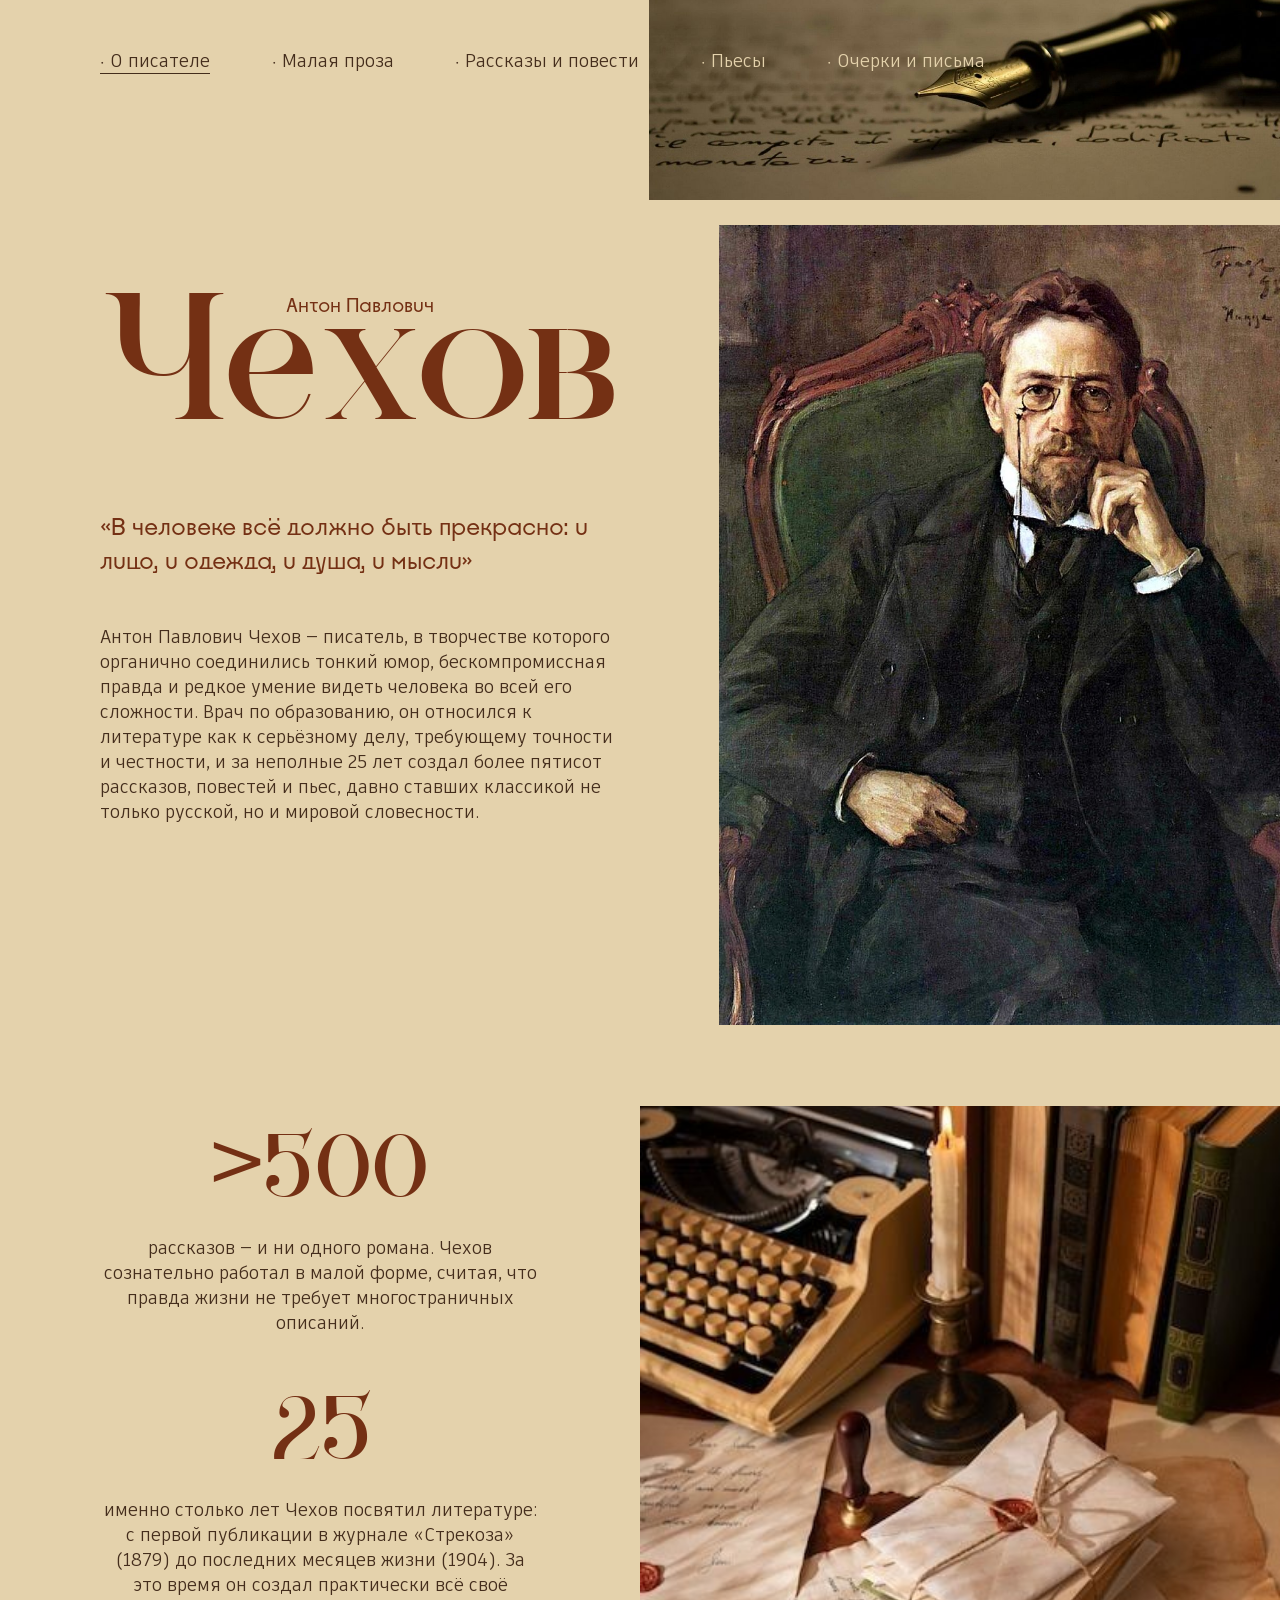
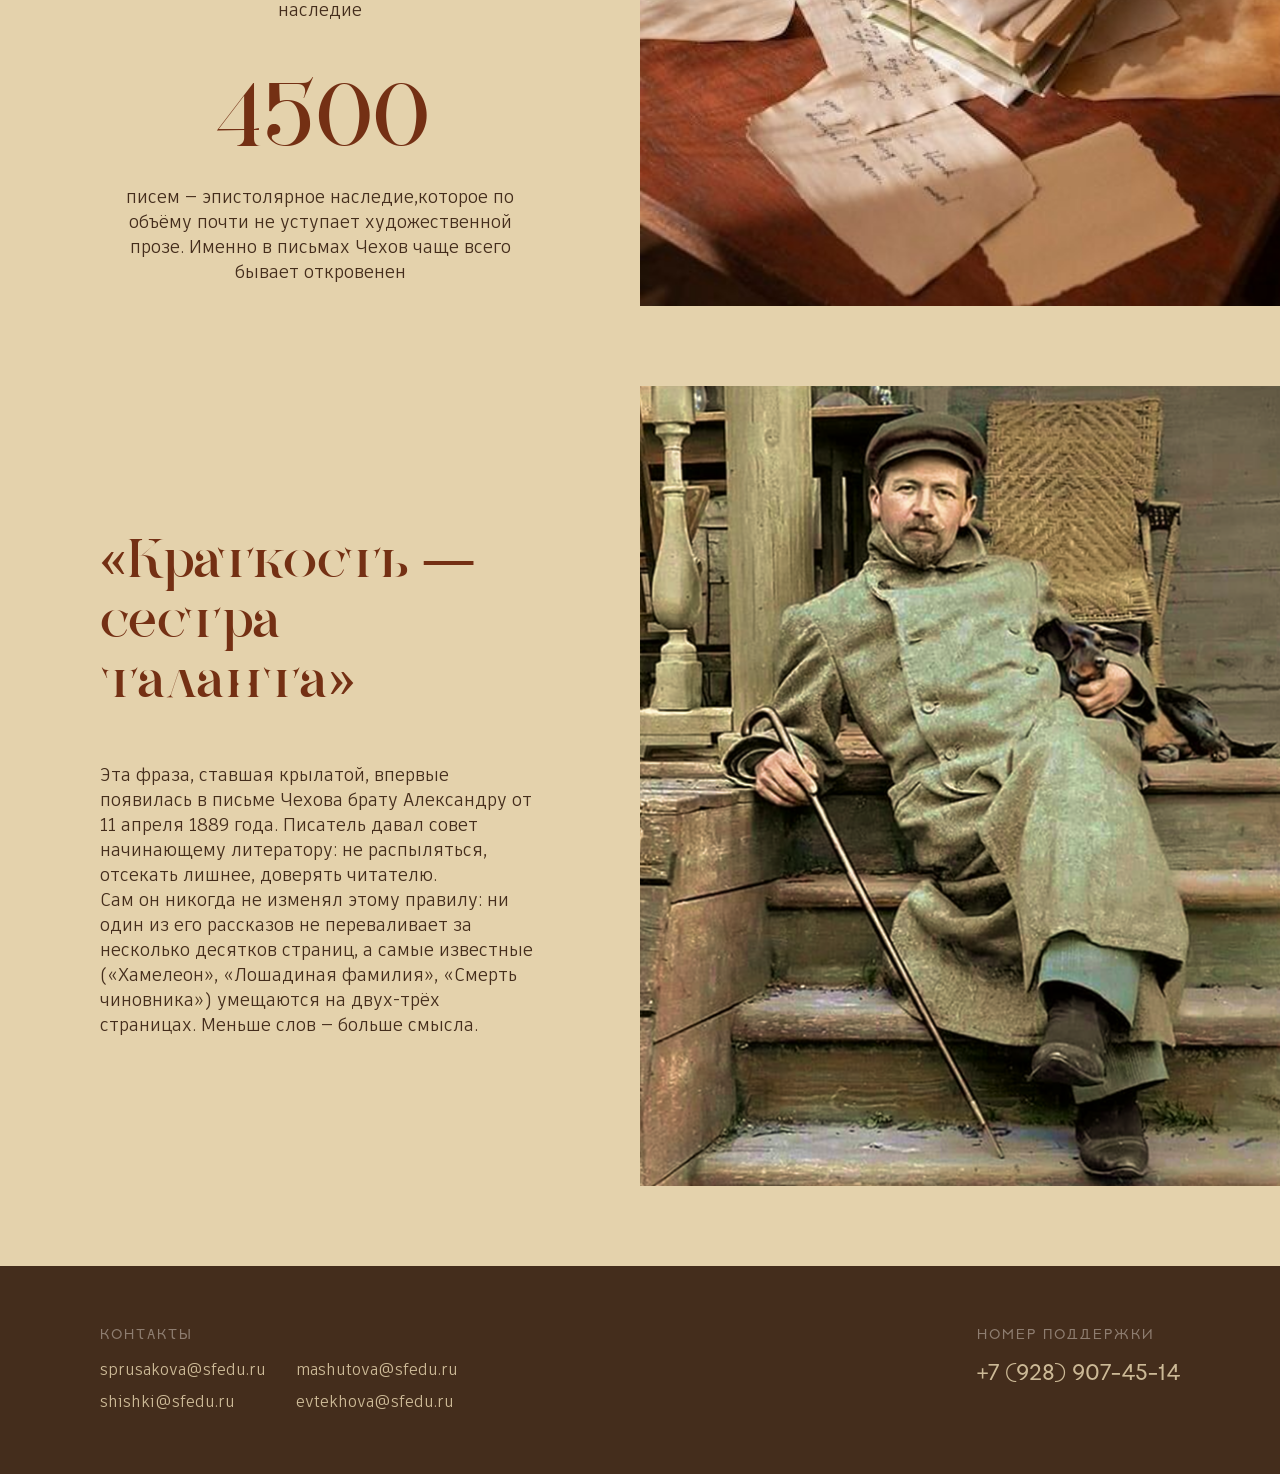
<file: index.html>
<!DOCTYPE html>
<html lang="ru">
<head>
    <meta charset="UTF-8">
    <meta name="viewport" content="width=device-width, initial-scale=1.0">
    <title>О писателе</title>
    <link rel="stylesheet" href="style/main.css">
    <link rel="stylesheet" href="style/fonts.css">
</head>
<body>
    
    <header class="header">
        <div class="header-inner">
            <div class="top-image">
                <img src="images/main1.jpg">
        </div>
        <div class="nav-left">
            <a href="main.html" class="underlined">⸱ О писателе</a>
            <a href="proza.html">⸱ Малая проза</a>
            <a href="povesti.html">⸱ Рассказы и повести</a>
            <a href="piesi.html" class="col">⸱ Пьесы</a>
            <a href="pisma.html" class="col">⸱ Очерки и письма</a>
        </div>
    
    
    </div>
    </header>

    <div class="main">
        <div class="content-left">
            <div class="main-text"><h3>Антон Павлович</h3><br><h1>Чехов</h1></div>
            
            <p class="quo">
                «В человеке всё должно быть прекрасно: и лицо, и одежда, и душа, и мысли»
            </p>
            
            <div class="text">
                <p>Антон Павлович Чехов — писатель, в творчестве которого органично соединились тонкий юмор, бескомпромиссная правда и редкое умение видеть человека во всей его сложности.
                    Врач по образованию, он относился к литературе как к серьёзному делу, требующему точности и честности, и за неполные 25 лет создал более пятисот рассказов, повестей и пьес,
                    давно ставших классикой не только русской, но и мировой словесности.</p>
            </div>

            
        </div>

        <div class="portrait">
            <img src="images/main2.jpg">
        </div>
    </div>

    <div class="stat">
        <div class="stats-text">
                <div class="stat-item">
                    <h2>&gt;500</h2>
                    <p>рассказов — и ни одного романа. Чехов сознательно работал в малой форме, считая, что правда жизни не требует многостраничных описаний.</p>
                </div>
                <div class="stat-item">
                    <h2>25</h2>
                    <p>именно столько лет Чехов посвятил литературе: с первой публикации в журнале «Стрекоза» (1879) до последних месяцев жизни (1904). За это время он создал практически всё своё наследие</p>
                </div>
                <div class="stat-item">
                    <h2>4500</h2>
                    <p>писем — эпистолярное наследие,которое по объёму почти не уступает художественной прозе. Именно в письмах Чехов чаще всего бывает откровенен</p>
                </div>
        </div>
        <div class="stat-img">
            <img src="images/main3.jpg">
        </div>

    </div>
    <div class="quote-section">
        <div class="quote-text">
            <div class="quote">
                «Краткость — сестра таланта»
            </div>
            <div class="author">Эта фраза, ставшая крылатой, впервые появилась в письме Чехова брату Александру от 11 апреля 1889 года. Писатель давал совет начинающему литератору: не распыляться, отсекать лишнее, доверять читателю.
                <br>Сам он никогда не изменял этому правилу: ни один из его рассказов не переваливает за несколько десятков страниц, а самые известные («Хамелеон», «Лошадиная фамилия», «Смерть чиновника») умещаются на двух-трёх страницах. Меньше слов — больше смысла.
            </div>
        </div>
        <div class="quote-img">
            <img src="images/main4.jpg">
        </div>
    </div>

    <footer class="footer">
    <div class="footer-container">
        
        <div class="footer-section">
            <p class="footer-label">Контакты</p>
            <div class="footer-emails">
                <a href="mailto:sprusakova@sfedu.ru">sprusakova@sfedu.ru</a>
                <a href="mailto:mashutova@sfedu.ru">mashutova@sfedu.ru</a>
                <a href="mailto:shishki@sfedu.ru">shishki@sfedu.ru</a>
                <a href="mailto:evtekhova@sfedu.ru">evtekhova@sfedu.ru</a>
            </div>
        </div>

        <div class="footer-section support-section">
            <p class="footer-label">Номер поддержки</p>
            <a href="tel:+79289074514" class="footer-phone">+7 (928) 907-45-14</a>
        </div>

    </div>
</footer>
</body>
</html>
</file>
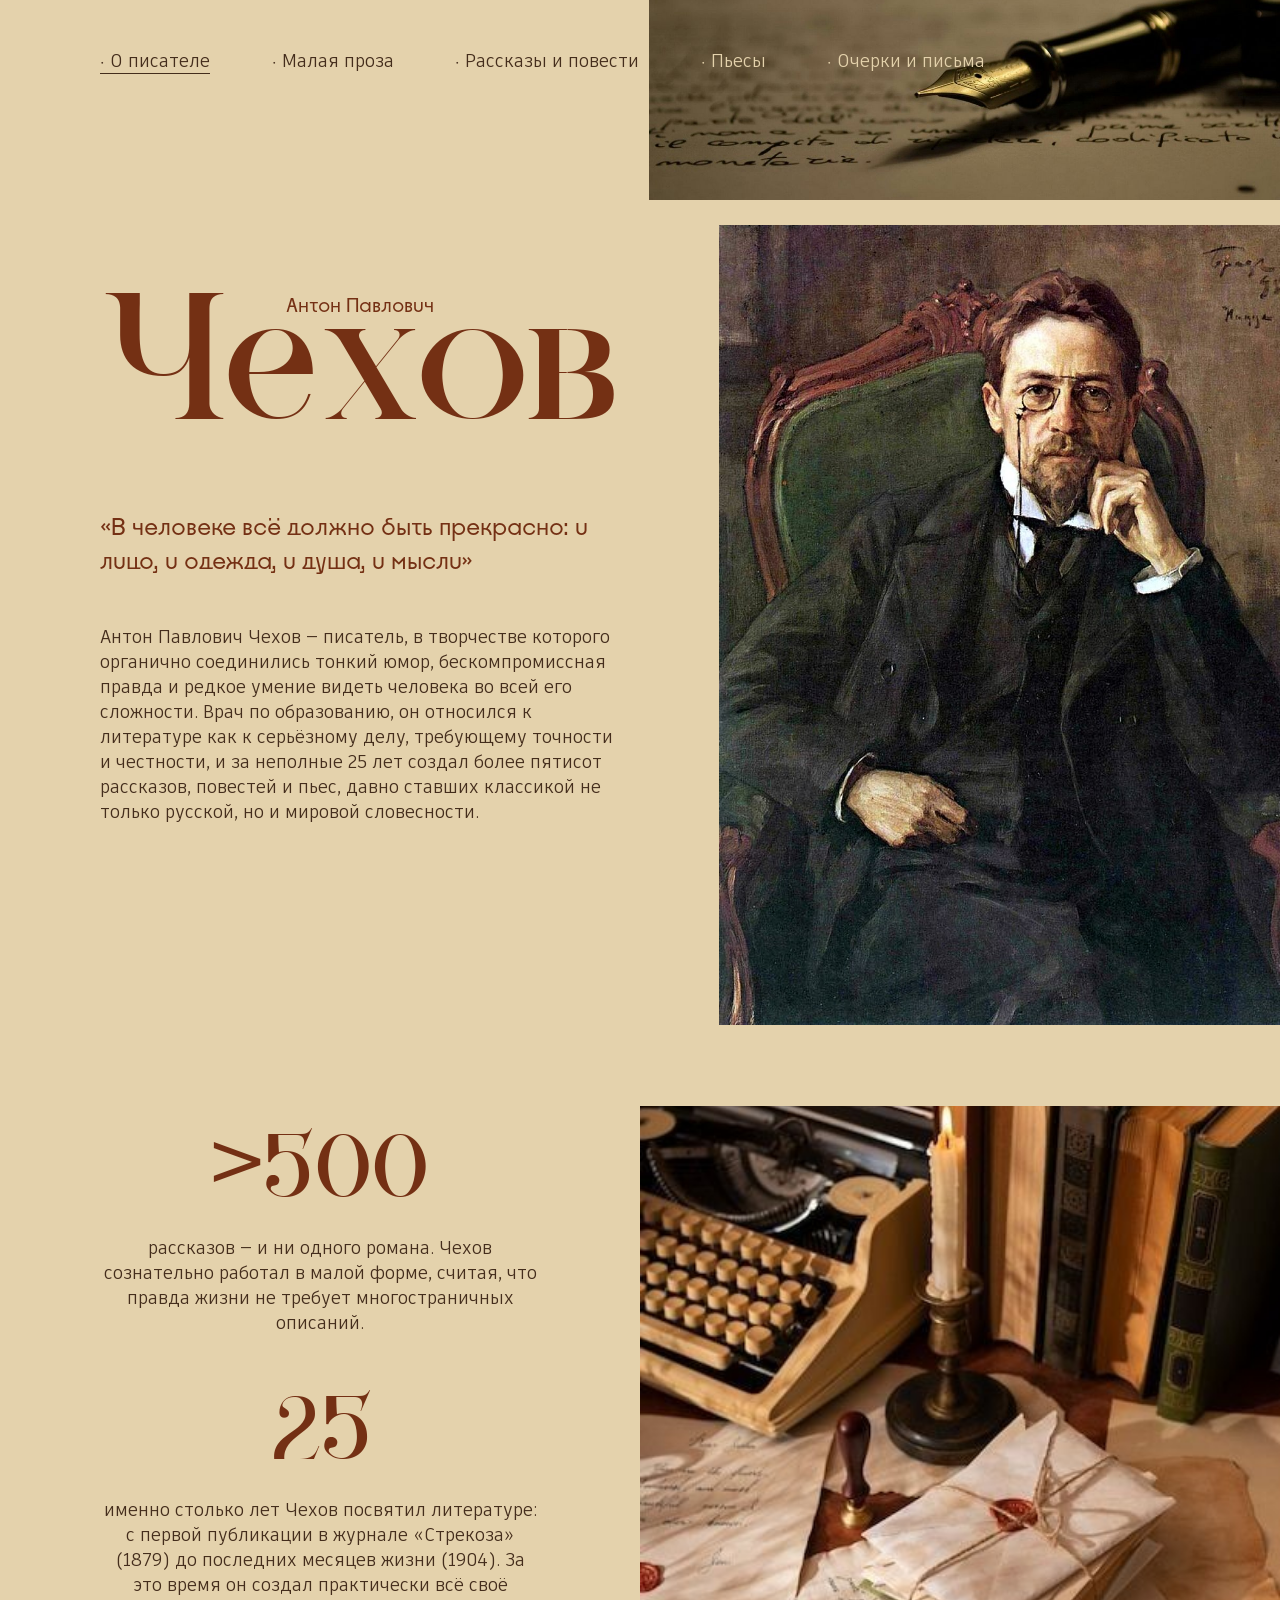
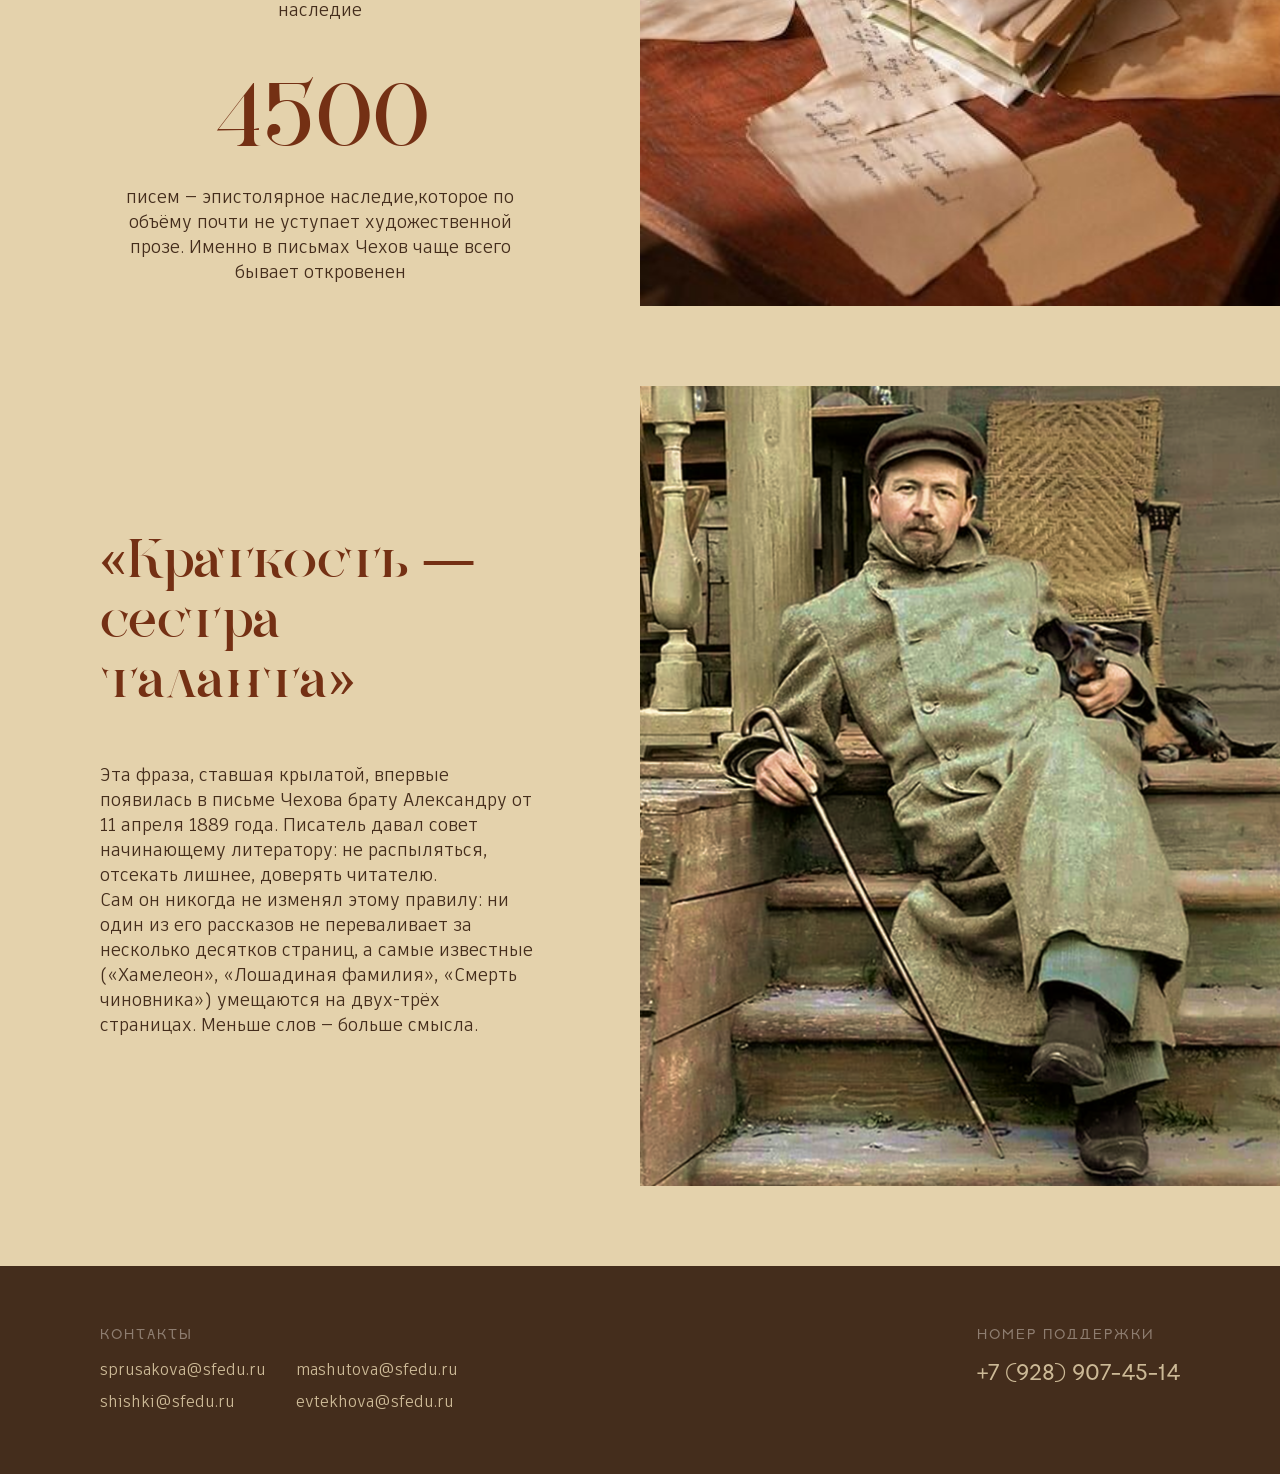
<file: main.html>
<!DOCTYPE html>
<html lang="ru">
<head>
    <meta charset="UTF-8">
    <meta name="viewport" content="width=device-width, initial-scale=1.0">
    <title>О писателе</title>
    <link rel="stylesheet" href="style/main.css">
    <link rel="stylesheet" href="style/fonts.css">
</head>
<body>
    
    <header class="header">
        <div class="header-inner">
            <div class="top-image">
                <img src="images/main1.jpg">
        </div>
        <div class="nav-left">
            <a href="main.html" class="underlined">⸱ О писателе</a>
            <a href="proza.html">⸱ Малая проза</a>
            <a href="povesti.html">⸱ Рассказы и повести</a>
            <a href="piesi.html" class="col">⸱ Пьесы</a>
            <a href="pisma.html" class="col">⸱ Очерки и письма</a>
        </div>
    
    
    </div>
    </header>

    <div class="main">
        <div class="content-left">
            <div class="main-text"><h3>Антон Павлович</h3><br><h1>Чехов</h1></div>
            
            <p class="quo">
                «В человеке всё должно быть прекрасно: и лицо, и одежда, и душа, и мысли»
            </p>
            
            <div class="text">
                <p>Антон Павлович Чехов — писатель, в творчестве которого органично соединились тонкий юмор, бескомпромиссная правда и редкое умение видеть человека во всей его сложности.
                    Врач по образованию, он относился к литературе как к серьёзному делу, требующему точности и честности, и за неполные 25 лет создал более пятисот рассказов, повестей и пьес,
                    давно ставших классикой не только русской, но и мировой словесности.</p>
            </div>

            
        </div>

        <div class="portrait">
            <img src="images/main2.jpg">
        </div>
    </div>

    <div class="stat">
        <div class="stats-text">
                <div class="stat-item">
                    <h2>&gt;500</h2>
                    <p>рассказов — и ни одного романа. Чехов сознательно работал в малой форме, считая, что правда жизни не требует многостраничных описаний.</p>
                </div>
                <div class="stat-item">
                    <h2>25</h2>
                    <p>именно столько лет Чехов посвятил литературе: с первой публикации в журнале «Стрекоза» (1879) до последних месяцев жизни (1904). За это время он создал практически всё своё наследие</p>
                </div>
                <div class="stat-item">
                    <h2>4500</h2>
                    <p>писем — эпистолярное наследие,которое по объёму почти не уступает художественной прозе. Именно в письмах Чехов чаще всего бывает откровенен</p>
                </div>
        </div>
        <div class="stat-img">
            <img src="images/main3.jpg">
        </div>

    </div>
    <div class="quote-section">
        <div class="quote-text">
            <div class="quote">
                «Краткость — сестра таланта»
            </div>
            <div class="author">Эта фраза, ставшая крылатой, впервые появилась в письме Чехова брату Александру от 11 апреля 1889 года. Писатель давал совет начинающему литератору: не распыляться, отсекать лишнее, доверять читателю.
                <br>Сам он никогда не изменял этому правилу: ни один из его рассказов не переваливает за несколько десятков страниц, а самые известные («Хамелеон», «Лошадиная фамилия», «Смерть чиновника») умещаются на двух-трёх страницах. Меньше слов — больше смысла.
            </div>
        </div>
        <div class="quote-img">
            <img src="images/main4.jpg">
        </div>
    </div>

    <footer class="footer">
    <div class="footer-container">
        
        <div class="footer-section">
            <p class="footer-label">Контакты</p>
            <div class="footer-emails">
                <a href="mailto:sprusakova@sfedu.ru">sprusakova@sfedu.ru</a>
                <a href="mailto:mashutova@sfedu.ru">mashutova@sfedu.ru</a>
                <a href="mailto:shishki@sfedu.ru">shishki@sfedu.ru</a>
                <a href="mailto:evtekhova@sfedu.ru">evtekhova@sfedu.ru</a>
            </div>
        </div>

        <div class="footer-section support-section">
            <p class="footer-label">Номер поддержки</p>
            <a href="tel:+79289074514" class="footer-phone">+7 (928) 907-45-14</a>
        </div>

    </div>
</footer>
</body>
</html>
</file>
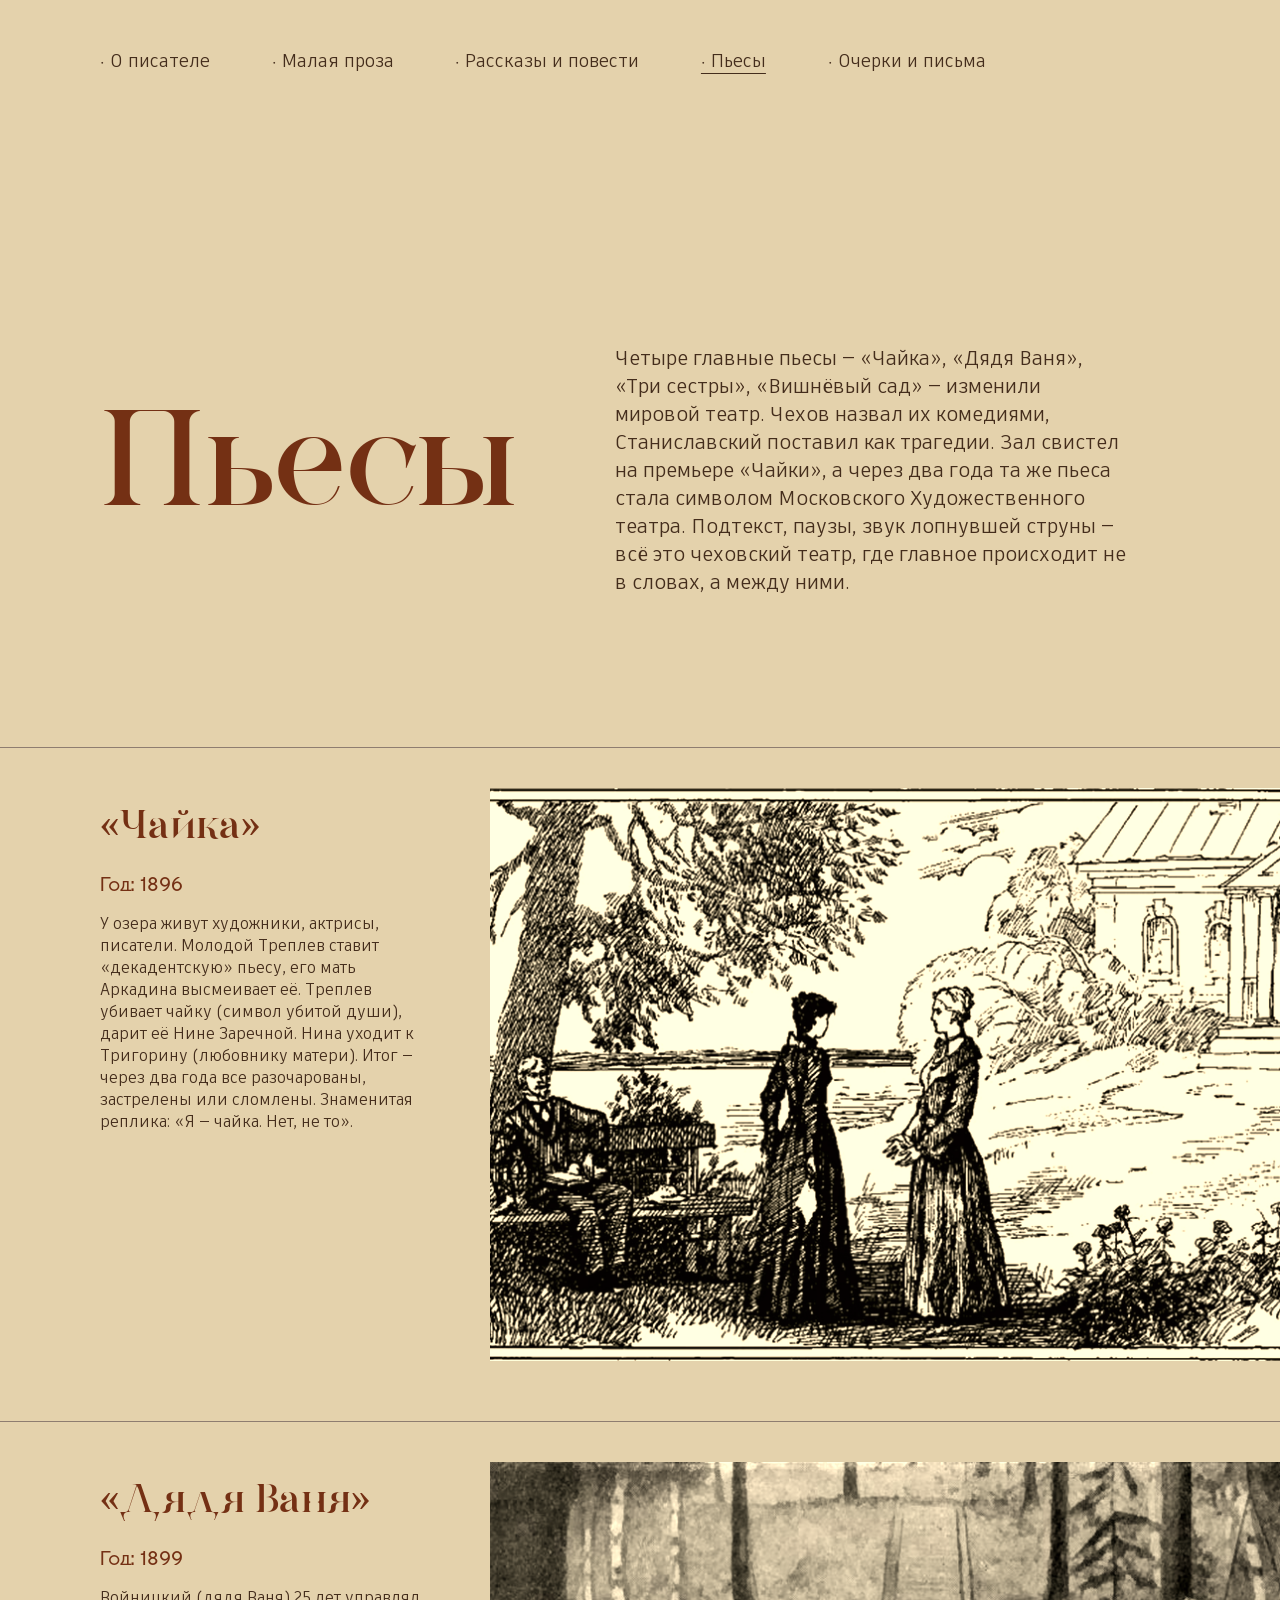
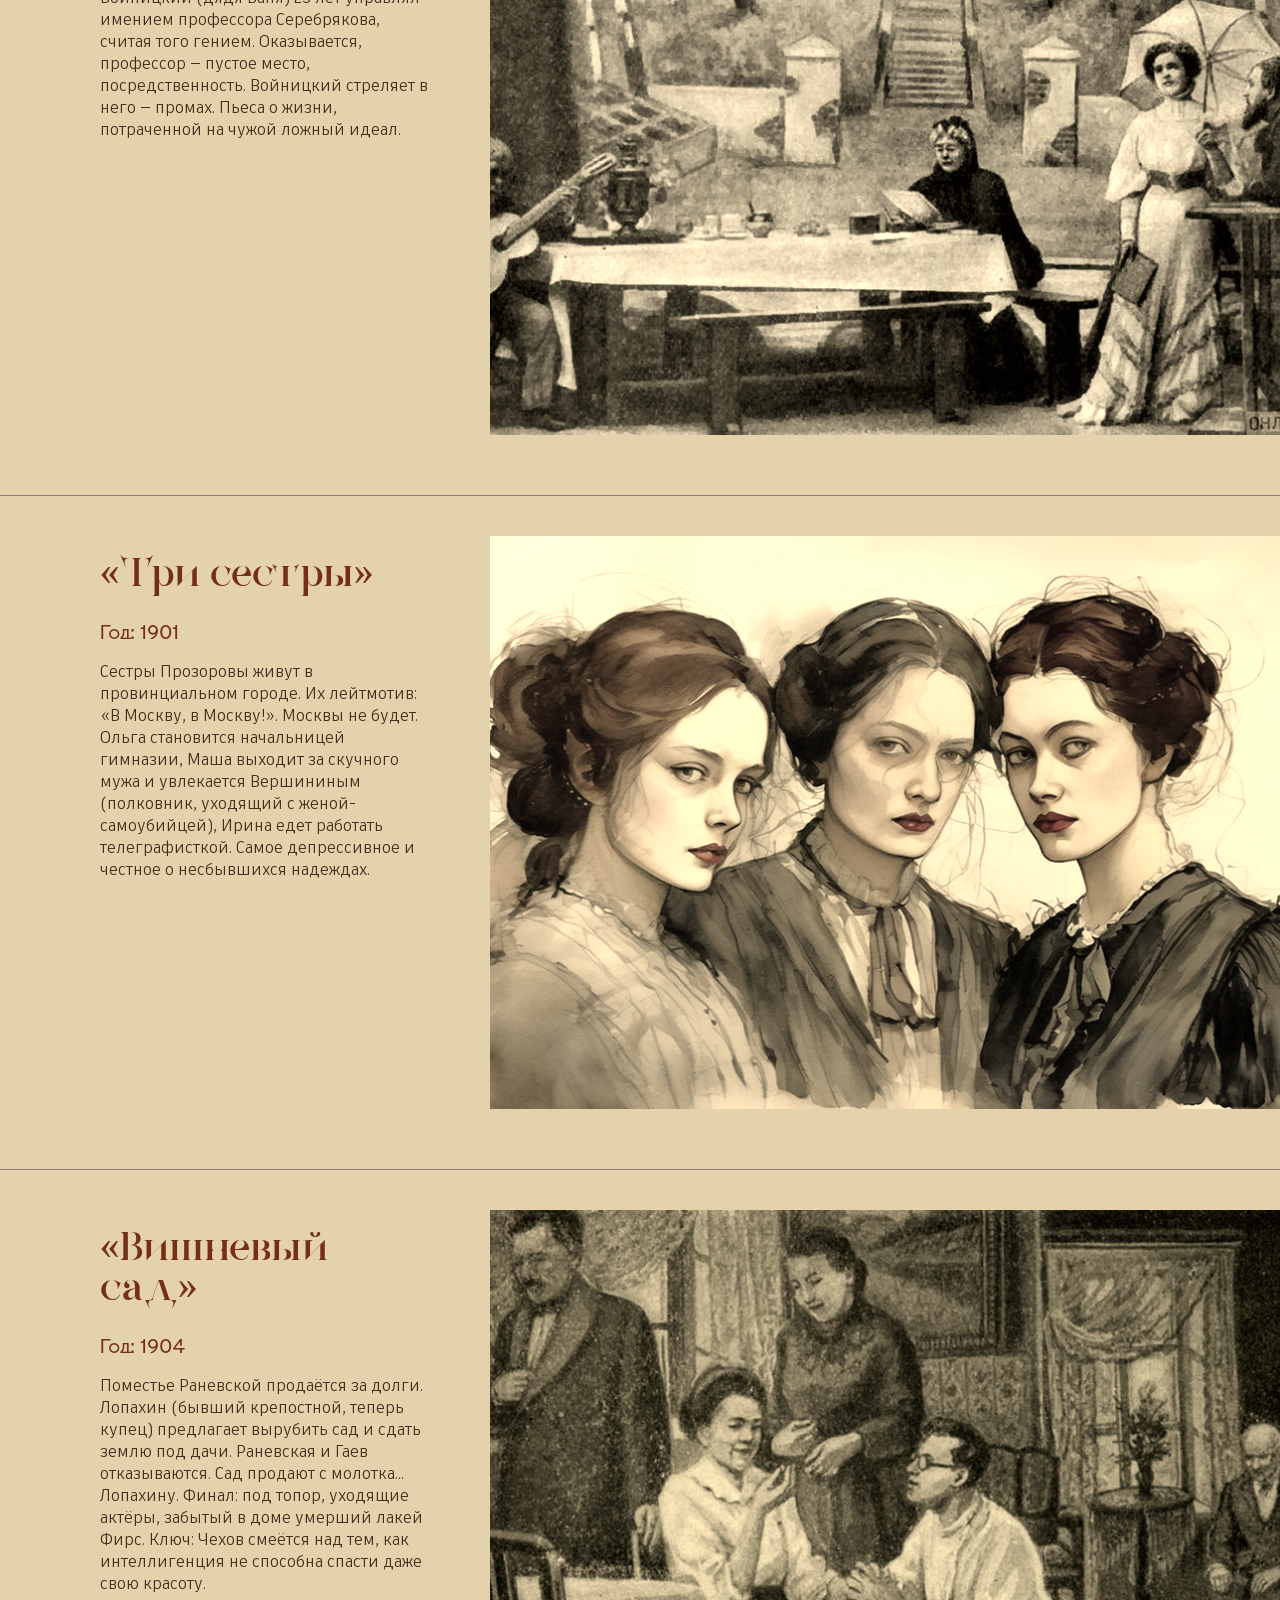
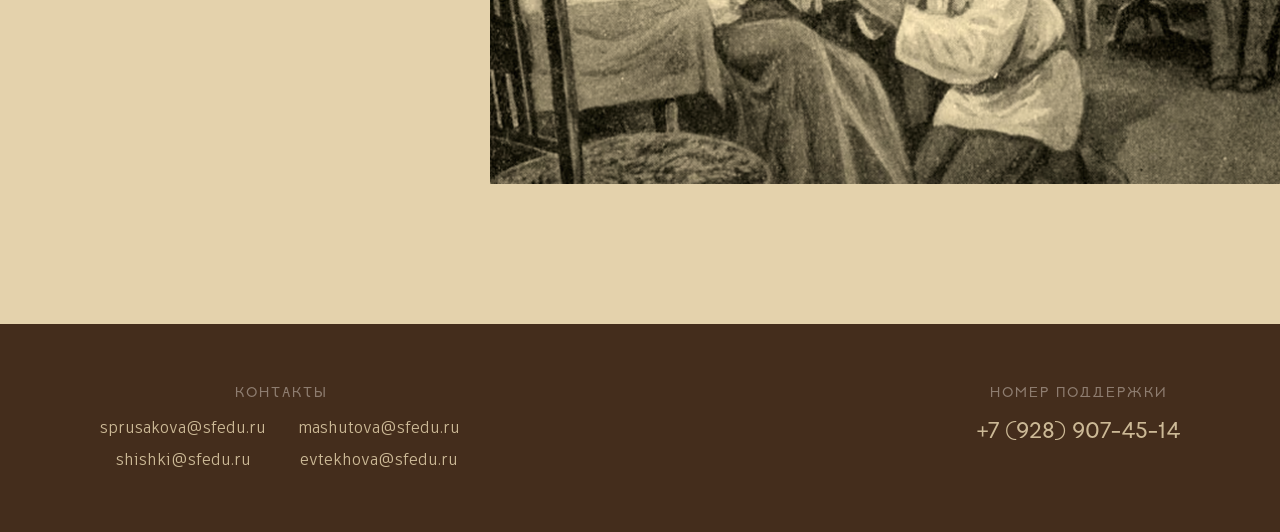
<file: piesi.html>
<!DOCTYPE html>
<html lang="ru">
<head>
    <meta charset="UTF-8">
    <meta name="viewport" content="width=device-width, initial-scale=1.0">
    <title>Малая проза</title>
    <link rel="stylesheet" href="style/style.css">
    <link rel="stylesheet" href="style/fonts.css">
    <style>
    .hero-title {
        font-size: 135px;
    }
    .hero{
        padding-bottom: 150px;
    }
            
    </style>
</head>
<body>
    
    <header class="header">
        <div class="nav-left">
            <a href="main.html">⸱ О писателе</a>
            <a href="proza.html">⸱ Малая проза</a>
            <a href="povesti.html">⸱ Рассказы и повести</a>
            <a href="piesi.html"class="underlined">⸱ Пьесы</a>
            <a href="pisma.html">⸱ Очерки и письма</a>
        </div>
    
    </header>
     <main class="container">

    <section class="hero">
      <h1 class="hero-title">
        Пьесы
      </h1>

      <div class="hero-text">
        Четыре главные пьесы — «Чайка», «Дядя Ваня», «Три сестры», «Вишнёвый сад» — изменили мировой театр. Чехов назвал их комедиями, Станиславский поставил как трагедии. Зал свистел на премьере «Чайки», а через два года та же пьеса стала символом Московского Художественного театра. Подтекст, паузы, звук лопнувшей струны — всё это чеховский театр, где главное происходит не в словах, а между ними.
      </div>
    </section>

  </main>

  <div class="divider"></div>


  <section class="container story">

    <div class="story-info">
      <h2>
        «Чайка»
      </h2>

      <strong>Год: 1896</strong>

      <p>
        У озера живут художники, актрисы, писатели. Молодой Треплев ставит «декадентскую» пьесу, его мать Аркадина высмеивает её. Треплев убивает чайку (символ убитой души), дарит её Нине Заречной. Нина уходит к Тригорину (любовнику матери). Итог — через два года все разочарованы, застрелены или сломлены. Знаменитая реплика: «Я — чайка. Нет, не то».
      </p>
    </div>

    <div class="story-image">
      <img src="images/3_1.png">
    </div>

  </section>

   <div class="divider"></div>
  <section class="container story">

    <div class="story-info">
      <h2>
        «Дядя Ваня»
      </h2>

      <strong>Год: 1899</strong>

      <p>
        Войницкий (дядя Ваня) 25 лет управлял имением профессора Серебрякова, считая того гением. Оказывается, профессор — пустое место, посредственность. Войницкий стреляет в него — промах. Пьеса о жизни, потраченной на чужой ложный идеал.
    </div>

    <div class="story-image">
      <img src="images/3_2.png">
    </div>

  </section>

   <div class="divider"></div>
  <section class="container story">

    <div class="story-info">
      <h2>
        «Три сестры»
      </h2>

      <strong>Год: 1901</strong>

      <p>
      Сестры Прозоровы живут в провинциальном городе. Их лейтмотив: «В Москву, в Москву!». Москвы не будет. Ольга становится начальницей гимназии, Маша выходит за скучного мужа и увлекается Вершининым (полковник, уходящий с женой-самоубийцей), Ирина едет работать телеграфисткой. Самое депрессивное и честное о несбывшихся надеждах.
      </p>
    </div>

    <div class="story-image">
      <img src="images/3_3.png">
    </div>

  </section>

   <div class="divider"></div>
  <section class="container story">

    <div class="story-info">
      <h2>
        «Вишневый<br>сад»
      </h2>

      <strong>Год: 1904</strong><br>

      <p>
       Поместье Раневской продаётся за долги. Лопахин (бывший крепостной, теперь купец) предлагает вырубить сад и сдать землю под дачи. Раневская и Гаев отказываются. Сад продают с молотка... Лопахину. Финал: под топор, уходящие актёры, забытый в доме умерший лакей Фирс. Ключ: Чехов смеётся над тем, как интеллигенция не способна спасти даже свою красоту.
      </p>
    </div>

    <div class="story-image">
      <img src="images/3_4.png">
    </div>

  </section>


    <footer class="footer">
    <div class="footer-container">
        
        <div class="footer-section">
            <p class="footer-label">Контакты</p>
            <div class="footer-emails">
                <a href="mailto:sprusakova@sfedu.ru">sprusakova@sfedu.ru</a>
                <a href="mailto:mashutova@sfedu.ru">mashutova@sfedu.ru</a>
                <a href="mailto:shishki@sfedu.ru">shishki@sfedu.ru</a>
                <a href="mailto:evtekhova@sfedu.ru">evtekhova@sfedu.ru</a>
            </div>
        </div>

        <div class="footer-section support-section">
            <p class="footer-label">Номер поддержки</p>
            <a href="tel:+79289074514" class="footer-phone">+7 (928) 907-45-14</a>
        </div>

    </div>
</footer>
</body>
</html>
</file>
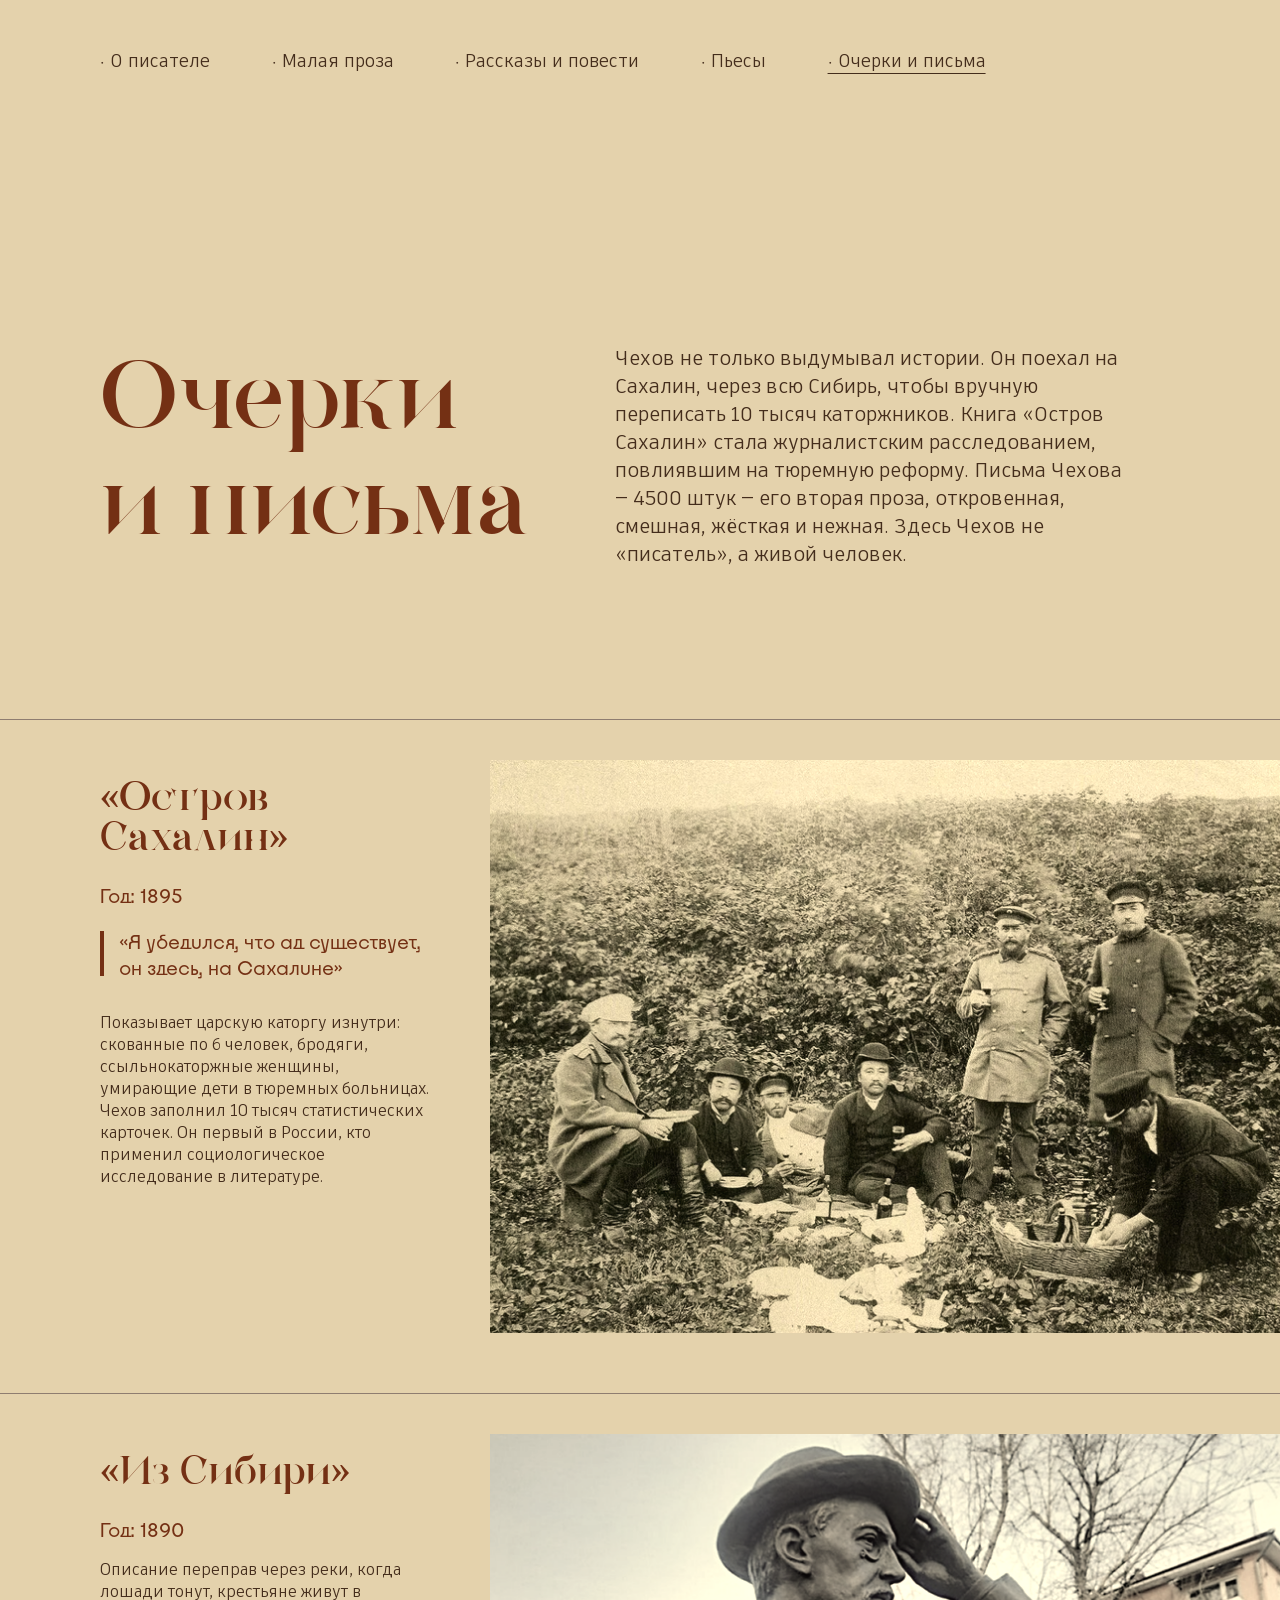
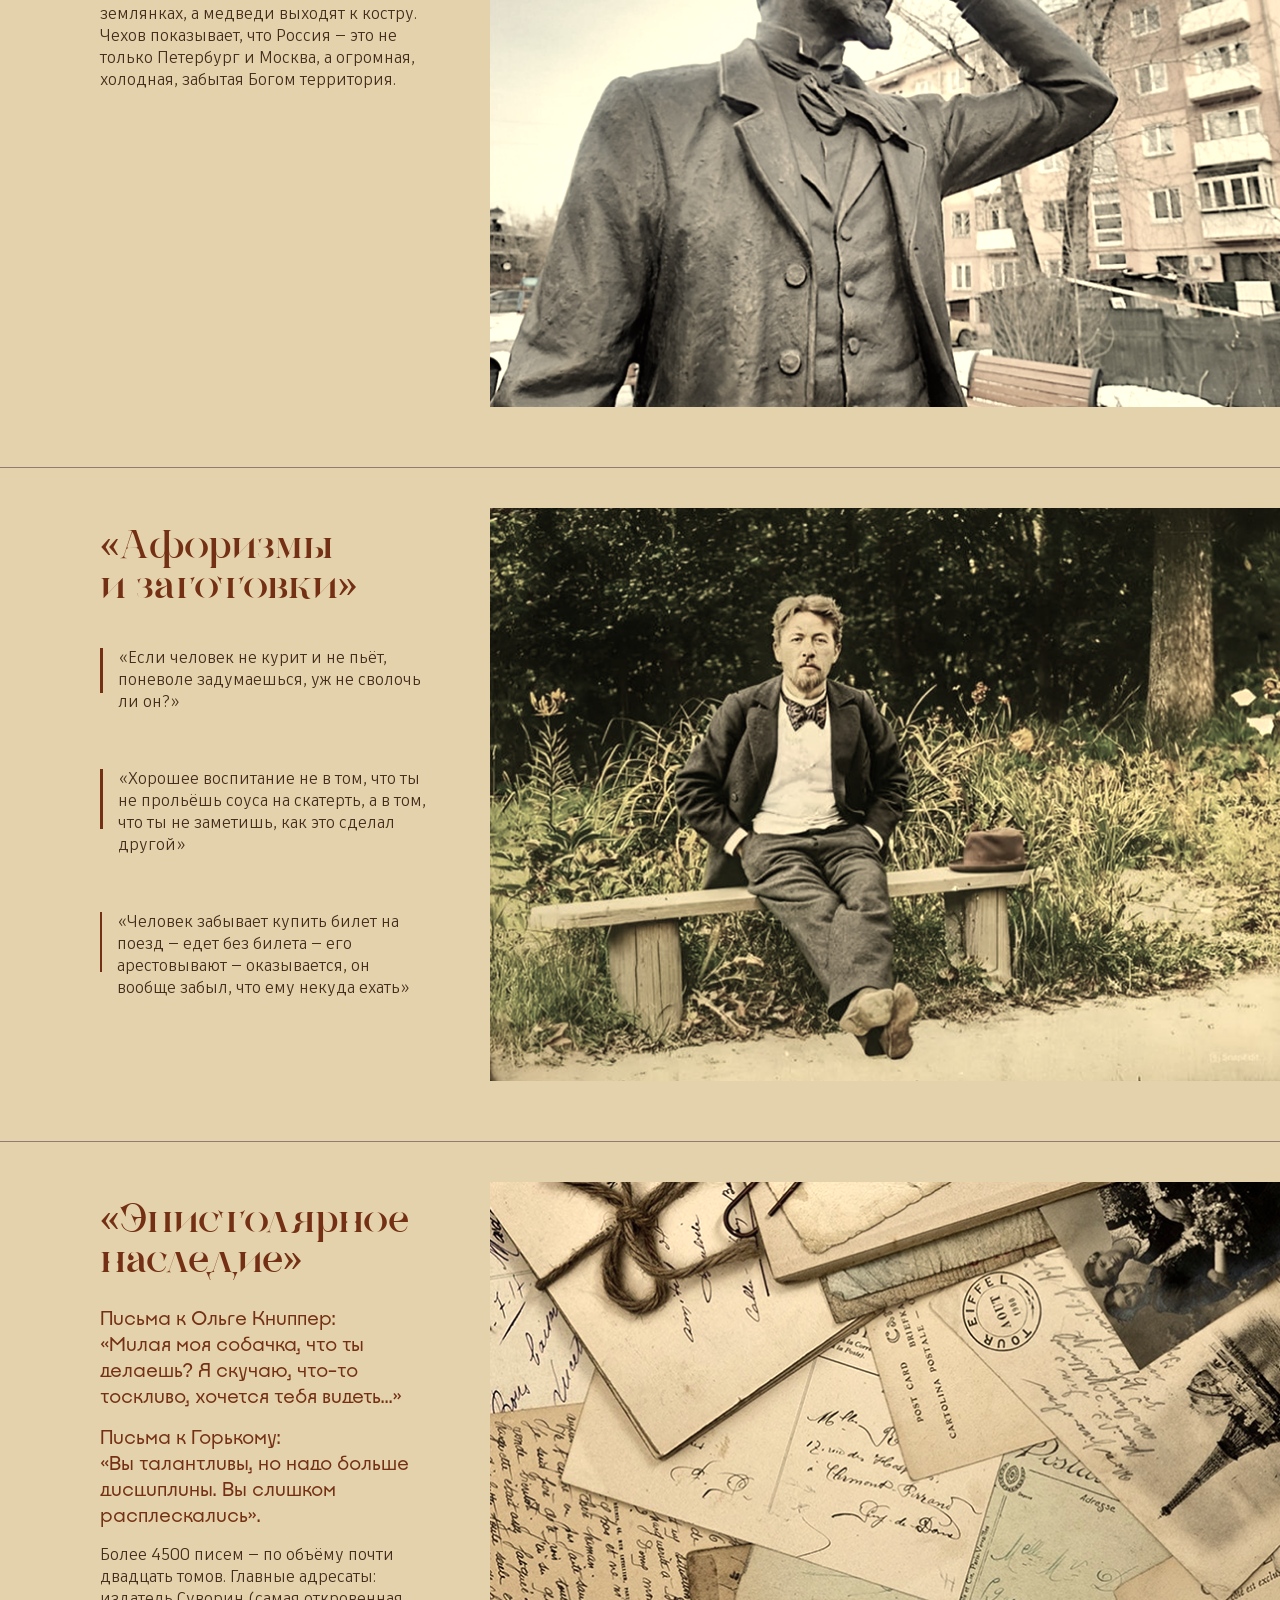
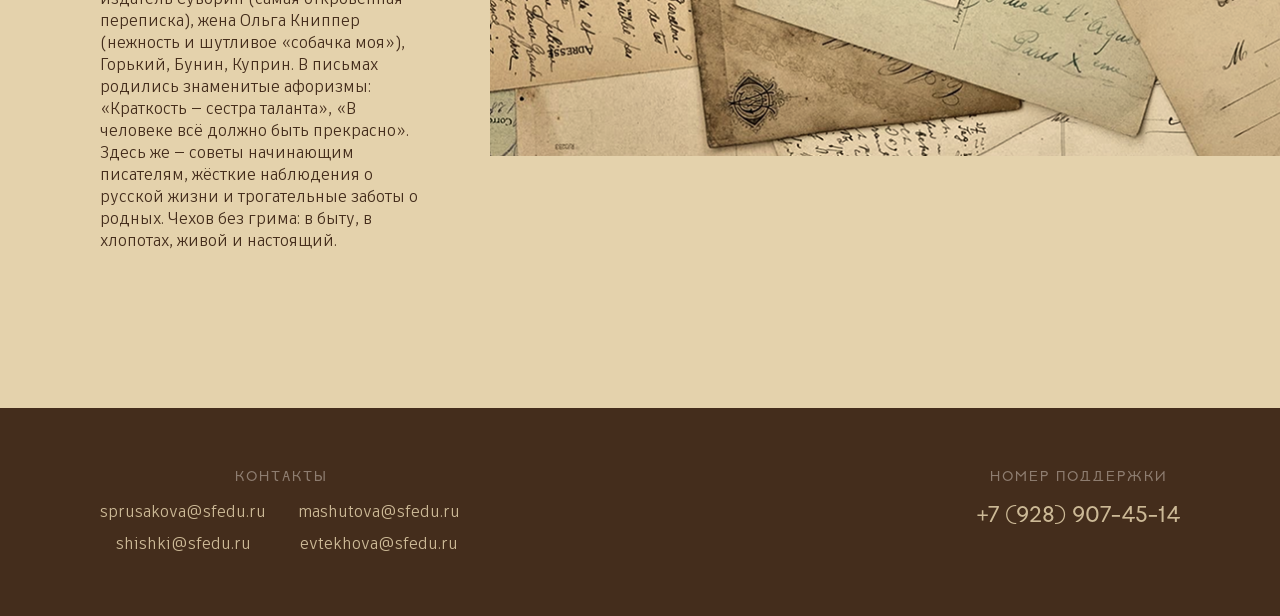
<file: pisma.html>
<!DOCTYPE html>
<html lang="ru">
<head>
    <meta charset="UTF-8">
    <meta name="viewport" content="width=device-width, initial-scale=1.0">
    <title>Очерки и письма</title>
    <link rel="stylesheet" href="style/style.css">
    <link rel="stylesheet" href="style/fonts.css">
    <style>
    .hero-title {
        font-size: 96px;
    }
    .hero{
        padding-bottom: 150px;
    }
            
    </style>
</head>
<body>
    
    <header class="header">
        <div class="nav-left">
            <a href="main.html">⸱ О писателе</a>
            <a href="proza.html">⸱ Малая проза</a>
            <a href="povesti.html">⸱ Рассказы и повести</a>
            <a href="piesi.html" >⸱ Пьесы</a>
            <a href="pisma.html" class="underlined">⸱ Очерки и письма</a>
        </div>
    
    </header>
     <main class="container">

    <section class="hero">
      <h1 class="hero-title">
        Очерки <br> и письма
      </h1>

      <div class="hero-text">
        Чехов не только выдумывал истории. Он поехал на Сахалин, через всю Сибирь, чтобы вручную переписать 10 тысяч каторжников. Книга «Остров Сахалин» стала журналистским расследованием, повлиявшим на тюремную реформу. Письма Чехова — 4500 штук — его вторая проза, откровенная, смешная, жёсткая и нежная. Здесь Чехов не «писатель», а живой человек.
      </div>
    </section>

  </main>

  <div class="divider"></div>


  <section class="container story">

    <div class="story-info">
      <h2>
        «Остров <br>Сахалин»
      </h2>

      <strong>Год: 1895</strong>
      
      <div class="quote-item" style="margin-bottom: 30px">
    <div class="line" style="height: 45px; width: 6px"></div>
    <strong>
      «Я убедился, что ад существует, он здесь, на Сахалине»
    </strong>
  </div>

      <p>
        Показывает царскую каторгу изнутри: скованные по 6 человек, бродяги, ссыльнокаторжные женщины, умирающие дети в тюремных больницах. Чехов заполнил 10 тысяч статистических карточек. Он первый в России, кто применил социологическое исследование в литературе.
      </p>
    </div>

    <div class="story-image">
      <img src="images/4_1.png">
    </div>

  </section>

   <div class="divider"></div>
  <section class="container story">

    <div class="story-info">
      <h2>
        «Из Сибири»
      </h2>

      <strong>Год: 1890</strong>

      <p>
        Описание переправ через реки, когда лошади тонут, крестьяне живут в землянках, а медведи выходят к костру. Чехов показывает, что Россия — это не только Петербург и Москва, а огромная, холодная, забытая Богом территория.
    </div>

    <div class="story-image">
      <img src="images/4_2.png">
    </div>

  </section>

   <div class="divider"></div>
  <section class="container story">

    <div class="story-info">
      <h2 style="margin-bottom: 40px">
        «Афоризмы<br>и заготовки»
      </h2>
    


       <div class="quote-item">
    <div class="line" style="height: 45px; width: 6px; margin:0"></div>
    <p>
      «Если человек не курит и не пьёт,
      поневоле задумаешься, уж не
      сволочь ли он?»
    </p>
  </div>

  <div class="quote-item">
    <div class="line" style="height: 60px; margin:0"></div>
    <p>
      «Хорошее воспитание не в том,
      что ты не прольёшь соуса на скатерть,
      а в том, что ты не заметишь,
      как это сделал другой»
    </p>
  </div>

  <div class="quote-item">
    <div class="line" style="height: 60px; margin:0"></div>
    <p>
      «Человек забывает купить билет
      на поезд — едет без билета —
      его арестовывают — оказывается,
      он вообще забыл, что ему некуда ехать»
    </p>
  </div>
   
  </div>
    <div class="story-image">
      <img src="images/4_3.png">
    </div>

  </section>

   <div class="divider"></div>
  <section class="container story">

    <div class="story-info">
      <h2>
        «Эпистолярное <br>наследие»
      </h2>
      <p><strong>Письма к Ольге Книппер:<br>
«Милая моя собачка, что ты делаешь? Я скучаю, что-то тоскливо, хочется тебя видеть...»</strong></p>
    <p><strong>Письма к Горькому:<br>
«Вы талантливы, но надо больше дисциплины. Вы слишком расплескались».</strong></p>

      <p>
       Более 4500 писем — по объёму почти двадцать томов. Главные адресаты: издатель Суворин (самая откровенная переписка), жена Ольга Книппер (нежность и шутливое «собачка моя»), Горький, Бунин, Куприн. В письмах родились знаменитые афоризмы: «Краткость — сестра таланта», «В человеке всё должно быть прекрасно». Здесь же — советы начинающим писателям, жёсткие наблюдения о русской жизни и трогательные заботы о родных. Чехов без грима: в быту, в хлопотах, живой и настоящий.
      </p>
    </div>

    <div class="story-image">
      <img src="images/4_4.png">
    </div>

  </section>


    <footer class="footer">
    <div class="footer-container">
        
        <div class="footer-section">
            <p class="footer-label">Контакты</p>
            <div class="footer-emails">
                <a href="mailto:sprusakova@sfedu.ru">sprusakova@sfedu.ru</a>
                <a href="mailto:mashutova@sfedu.ru">mashutova@sfedu.ru</a>
                <a href="mailto:shishki@sfedu.ru">shishki@sfedu.ru</a>
                <a href="mailto:evtekhova@sfedu.ru">evtekhova@sfedu.ru</a>
            </div>
        </div>

        <div class="footer-section support-section">
            <p class="footer-label">Номер поддержки</p>
            <a href="tel:+79289074514" class="footer-phone">+7 (928) 907-45-14</a>
        </div>

    </div>
</footer>
</body>
</html>
</file>
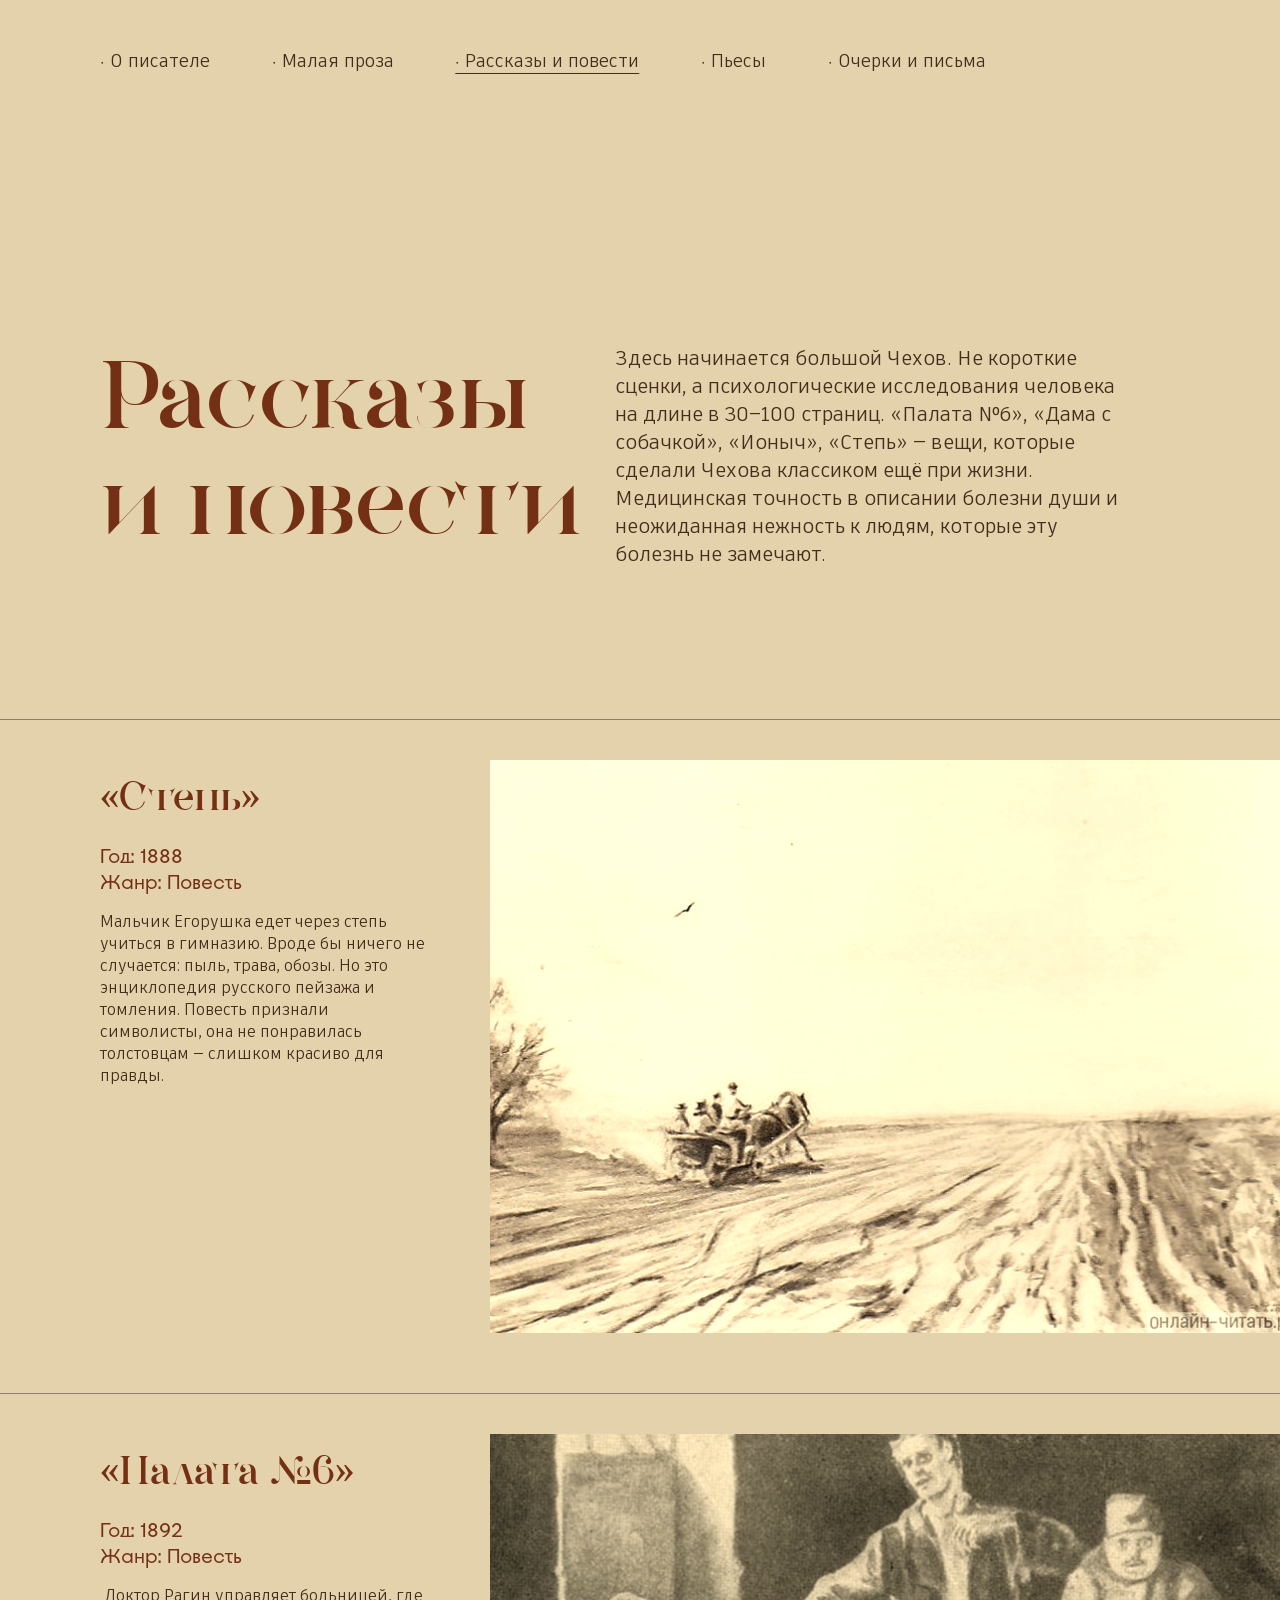
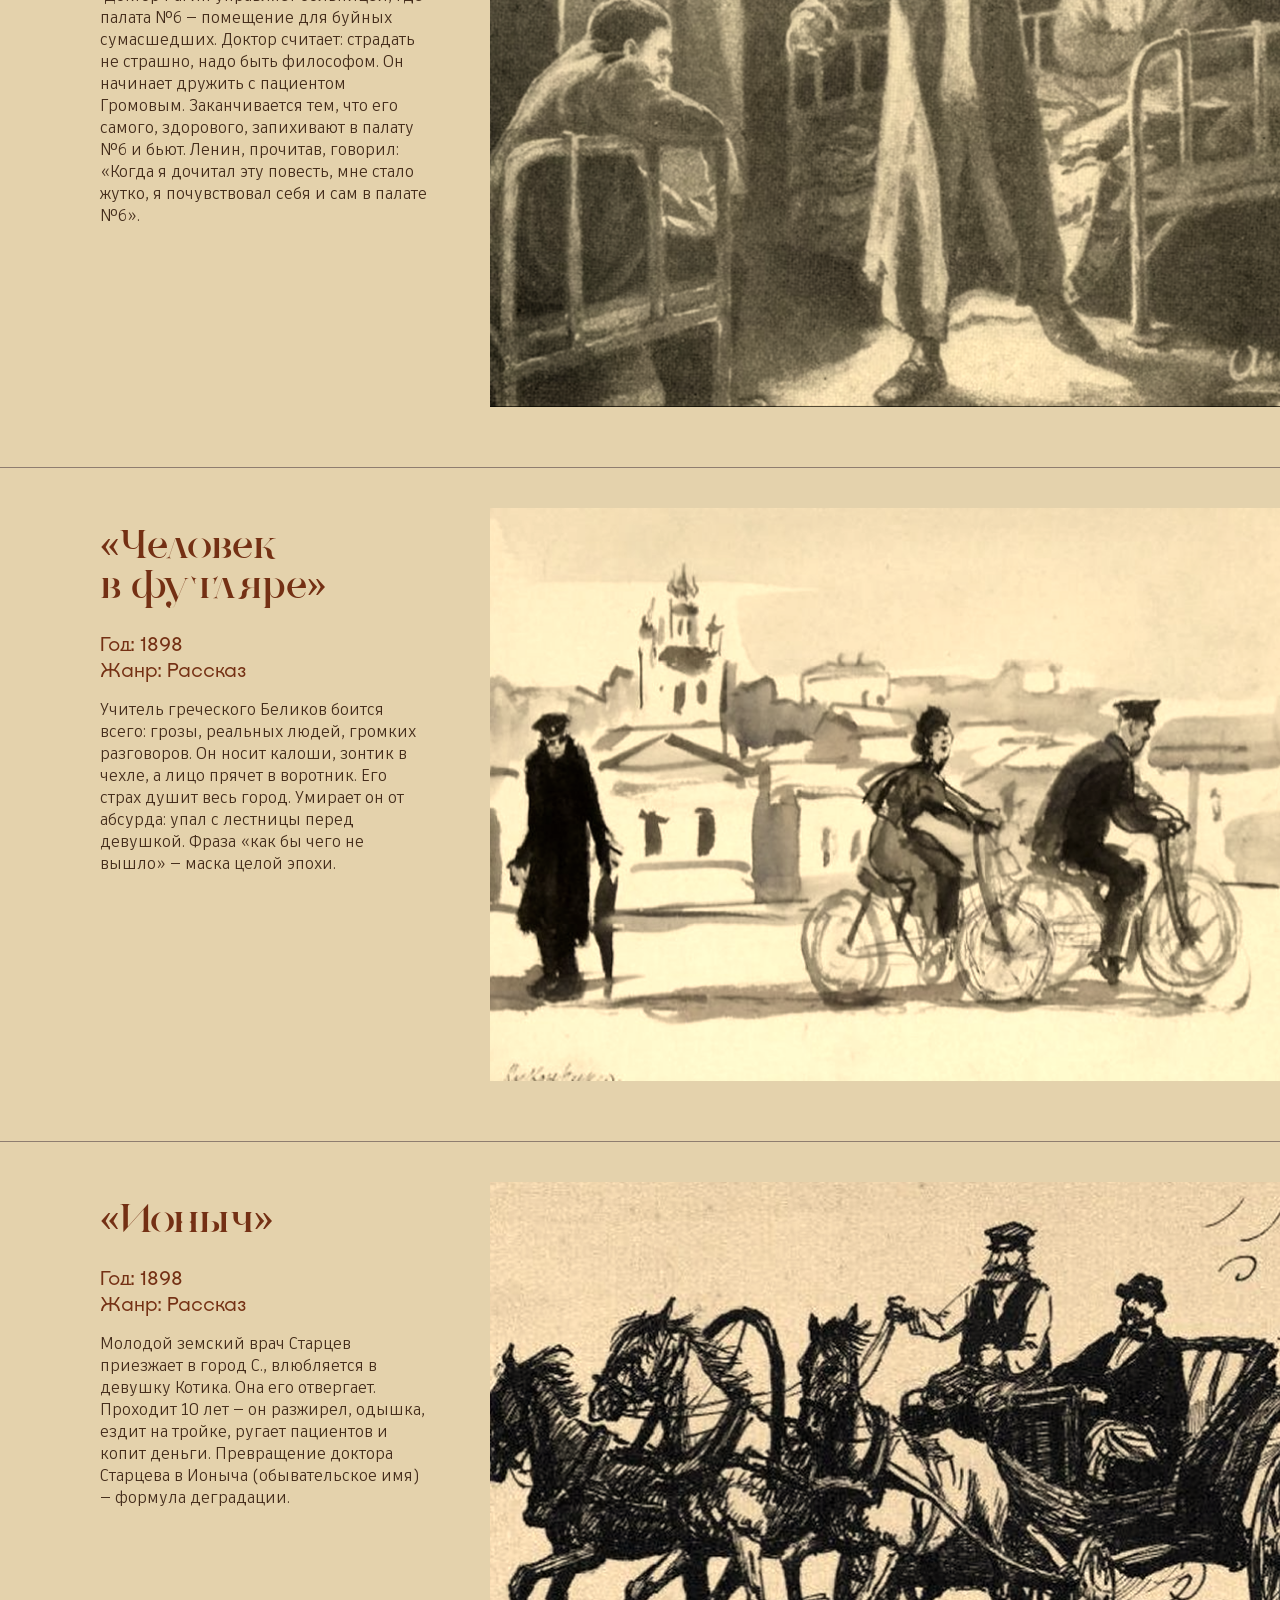
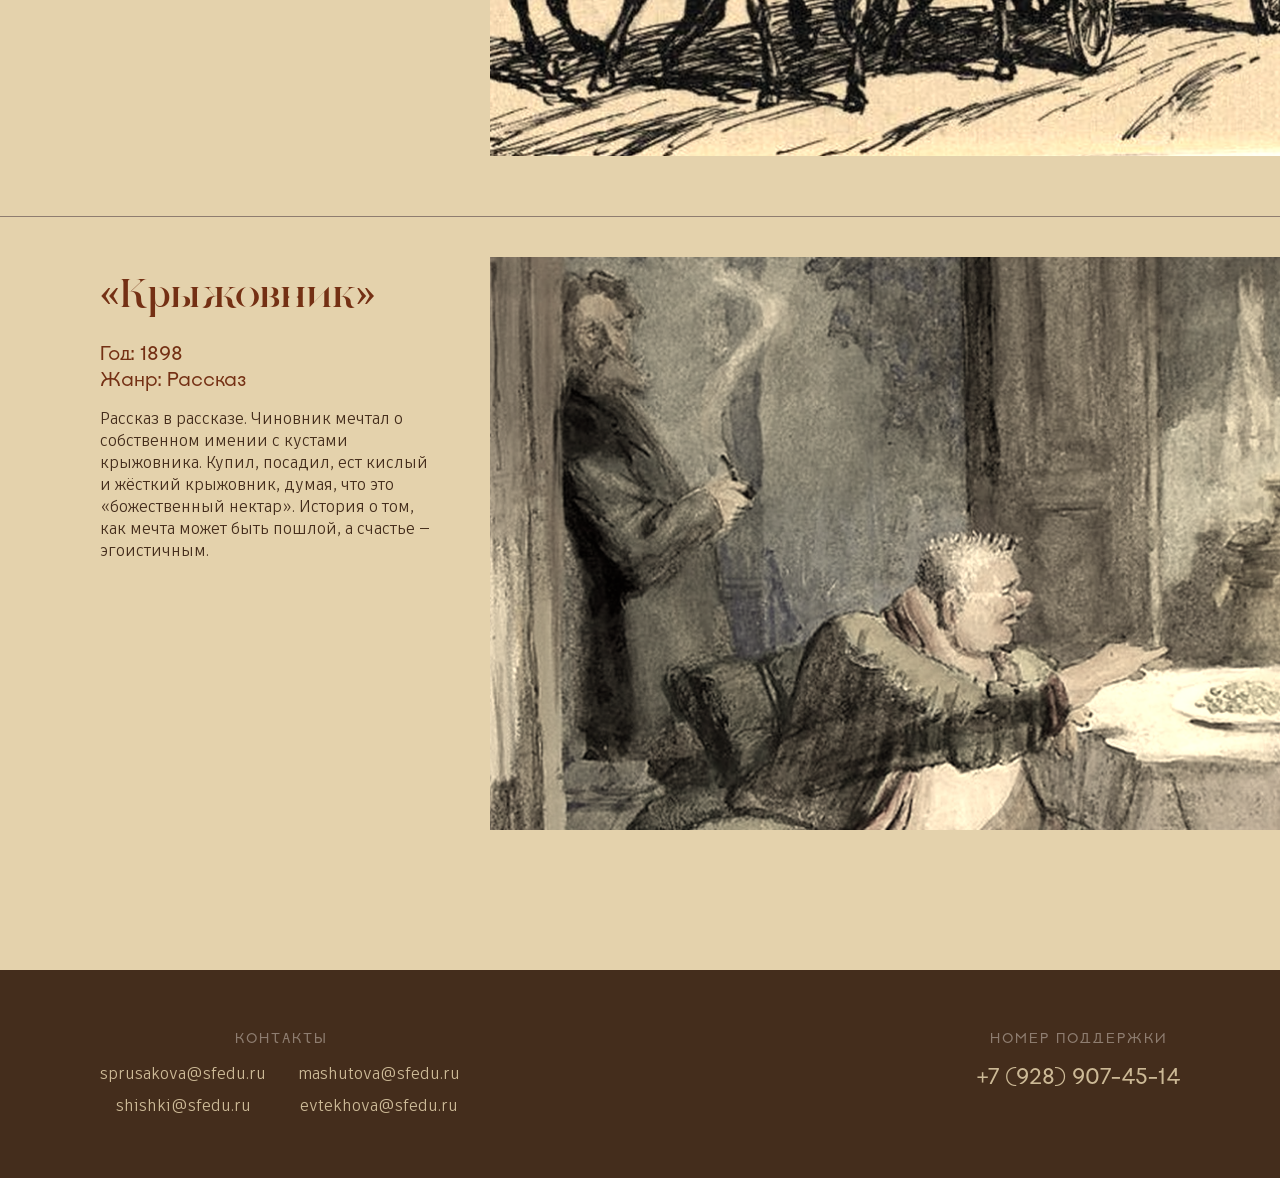
<file: povesti.html>
<!DOCTYPE html>
<html lang="ru">
<head>
    <meta charset="UTF-8">
    <meta name="viewport" content="width=device-width, initial-scale=1.0">
    <title>Малая проза</title>
    <link rel="stylesheet" href="style/style.css">
    <link rel="stylesheet" href="style/fonts.css">
    <style>
    .hero-title {
        font-size: 96px;
    }
    .hero{
        padding-bottom: 150px;
    }
            
    </style>
</head>
<body>
    
    <header class="header">
        <div class="nav-left">
            <a href="main.html">⸱ О писателе</a>
            <a href="proza.html">⸱ Малая проза</a>
            <a href="povesti.html" class="underlined">⸱ Рассказы и повести</a>
            <a href="piesi.html">⸱ Пьесы</a>
            <a href="pisma.html">⸱ Очерки и письма</a>
        </div>
    
    </header>
     <main class="container">

    <section class="hero">
      <h1 class="hero-title">
        Рассказы<br>
        и повести
      </h1>

      <div class="hero-text">
        Здесь начинается большой Чехов. Не короткие сценки, а психологические исследования человека на длине в 30–100 страниц. «Палата №6», «Дама с собачкой», «Ионыч», «Степь» — вещи, которые сделали Чехова классиком ещё при жизни. Медицинская точность в описании болезни души и неожиданная нежность к людям, которые эту болезнь не замечают.
      </div>
    </section>

  </main>

  <div class="divider"></div>


  <section class="container story">

    <div class="story-info">
      <h2>
        «Степь»
      </h2>

      <strong>Год: 1888</strong><br>
      <strong>Жанр: Повесть</strong>

      <p>
        Мальчик Егорушка едет через степь учиться в гимназию. Вроде бы ничего не случается: пыль, трава, обозы. Но это энциклопедия русского пейзажа и томления. Повесть признали символисты, она не понравилась толстовцам — слишком красиво для правды.
      </p>
    </div>

    <div class="story-image">
      <img src="images/2_1.png">
    </div>

  </section>

   <div class="divider"></div>
  <section class="container story">

    <div class="story-info">
      <h2>
        «Палата №6»
      </h2>

      <strong>Год: 1892</strong><br>
      <strong>Жанр: Повесть</strong>

      <p>
         Доктор Рагин управляет больницей, где палата №6 — помещение для буйных сумасшедших. Доктор считает: страдать не страшно, надо быть философом. Он начинает дружить с пациентом Громовым. Заканчивается тем, что его самого, здорового, запихивают в палату №6 и бьют. Ленин, прочитав, говорил: «Когда я дочитал эту повесть, мне стало жутко, я почувствовал себя и сам в палате №6».
      </p>
    </div>

    <div class="story-image">
      <img src="images/2_2.png">
    </div>

  </section>

   <div class="divider"></div>
  <section class="container story">

    <div class="story-info">
      <h2>
        «Человек<br>
        в футляре»
      </h2>

      <strong>Год: 1898</strong><br>
      <strong>Жанр: Рассказ</strong>

      <p>
       Учитель греческого Беликов боится всего: грозы, реальных людей, громких разговоров. Он носит калоши, зонтик в чехле, а лицо прячет в воротник. Его страх душит весь город. Умирает он от абсурда: упал с лестницы перед девушкой. Фраза «как бы чего не вышло» — маска целой эпохи.
      </p>
    </div>

    <div class="story-image">
      <img src="images/2_3.png">
    </div>

  </section>

   <div class="divider"></div>
  <section class="container story">

    <div class="story-info">
      <h2>
        «Ионыч»
      </h2>

      <strong>Год: 1898</strong><br>
      <strong>Жанр: Рассказ</strong>

      <p>
        Молодой земский врач Старцев приезжает в город С., влюбляется в девушку Котика. Она его отвергает. Проходит 10 лет — он разжирел, одышка, ездит на тройке, ругает пациентов и копит деньги. Превращение доктора Старцева в Ионыча (обывательское имя) — формула деградации.
      </p>
    </div>

    <div class="story-image">
      <img src="images/2_4.png">
    </div>

  </section>

   <div class="divider"></div>
  <section class="container story">

    <div class="story-info">
      <h2>
        «Крыжовник»
      </h2>

      <strong>Год: 1898</strong><br>
      <strong>Жанр: Рассказ</strong>

      <p>
        Рассказ в рассказе. Чиновник мечтал о собственном имении с кустами крыжовника. Купил, посадил, ест кислый и жёсткий крыжовник, думая, что это «божественный нектар». История о том, как мечта может быть пошлой, а счастье — эгоистичным.
      </p>
    </div>

    <div class="story-image">
      <img src="images/2_5.png">
    </div>

  </section>


    <footer class="footer">
    <div class="footer-container">
        
        <div class="footer-section">
            <p class="footer-label">Контакты</p>
            <div class="footer-emails">
                <a href="mailto:sprusakova@sfedu.ru">sprusakova@sfedu.ru</a>
                <a href="mailto:mashutova@sfedu.ru">mashutova@sfedu.ru</a>
                <a href="mailto:shishki@sfedu.ru">shishki@sfedu.ru</a>
                <a href="mailto:evtekhova@sfedu.ru">evtekhova@sfedu.ru</a>
            </div>
        </div>

        <div class="footer-section support-section">
            <p class="footer-label">Номер поддержки</p>
            <a href="tel:+79289074514" class="footer-phone">+7 (928) 907-45-14</a>
        </div>

    </div>
</footer>
</body>
</html>
</file>
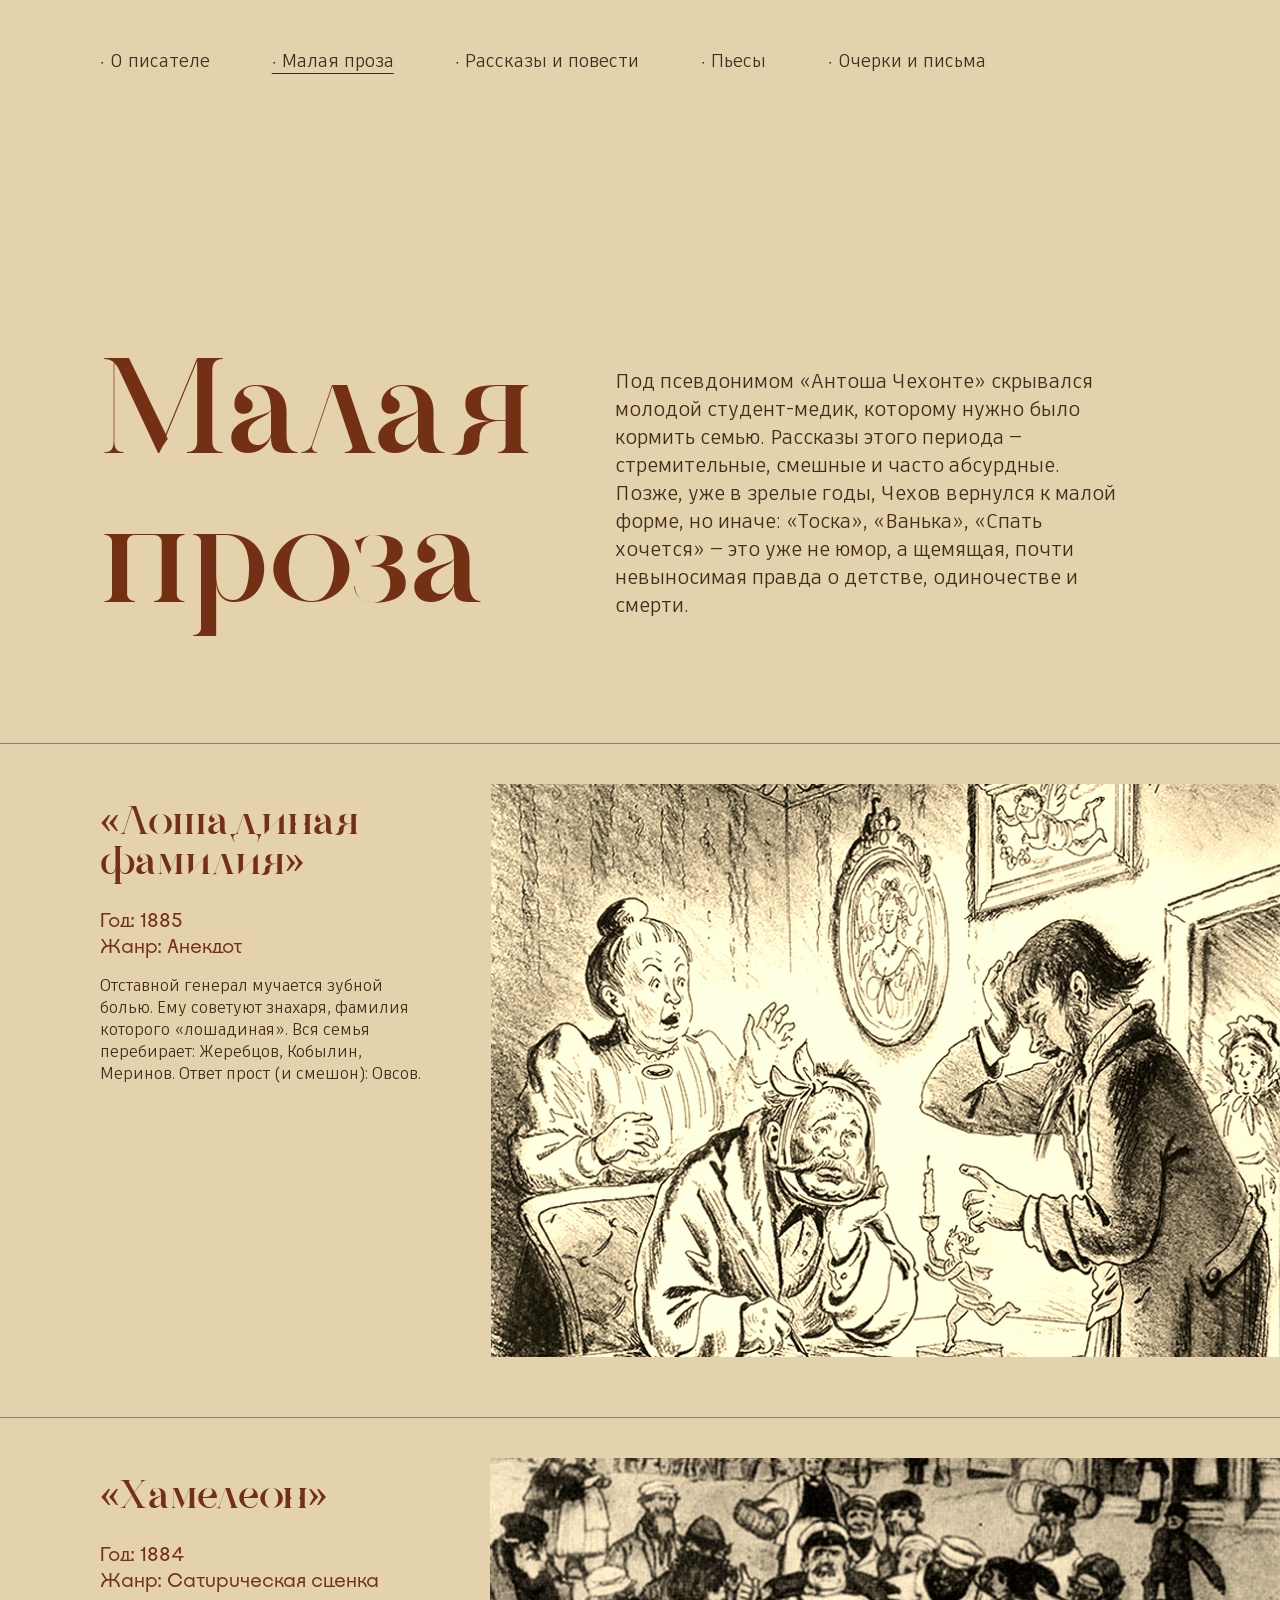
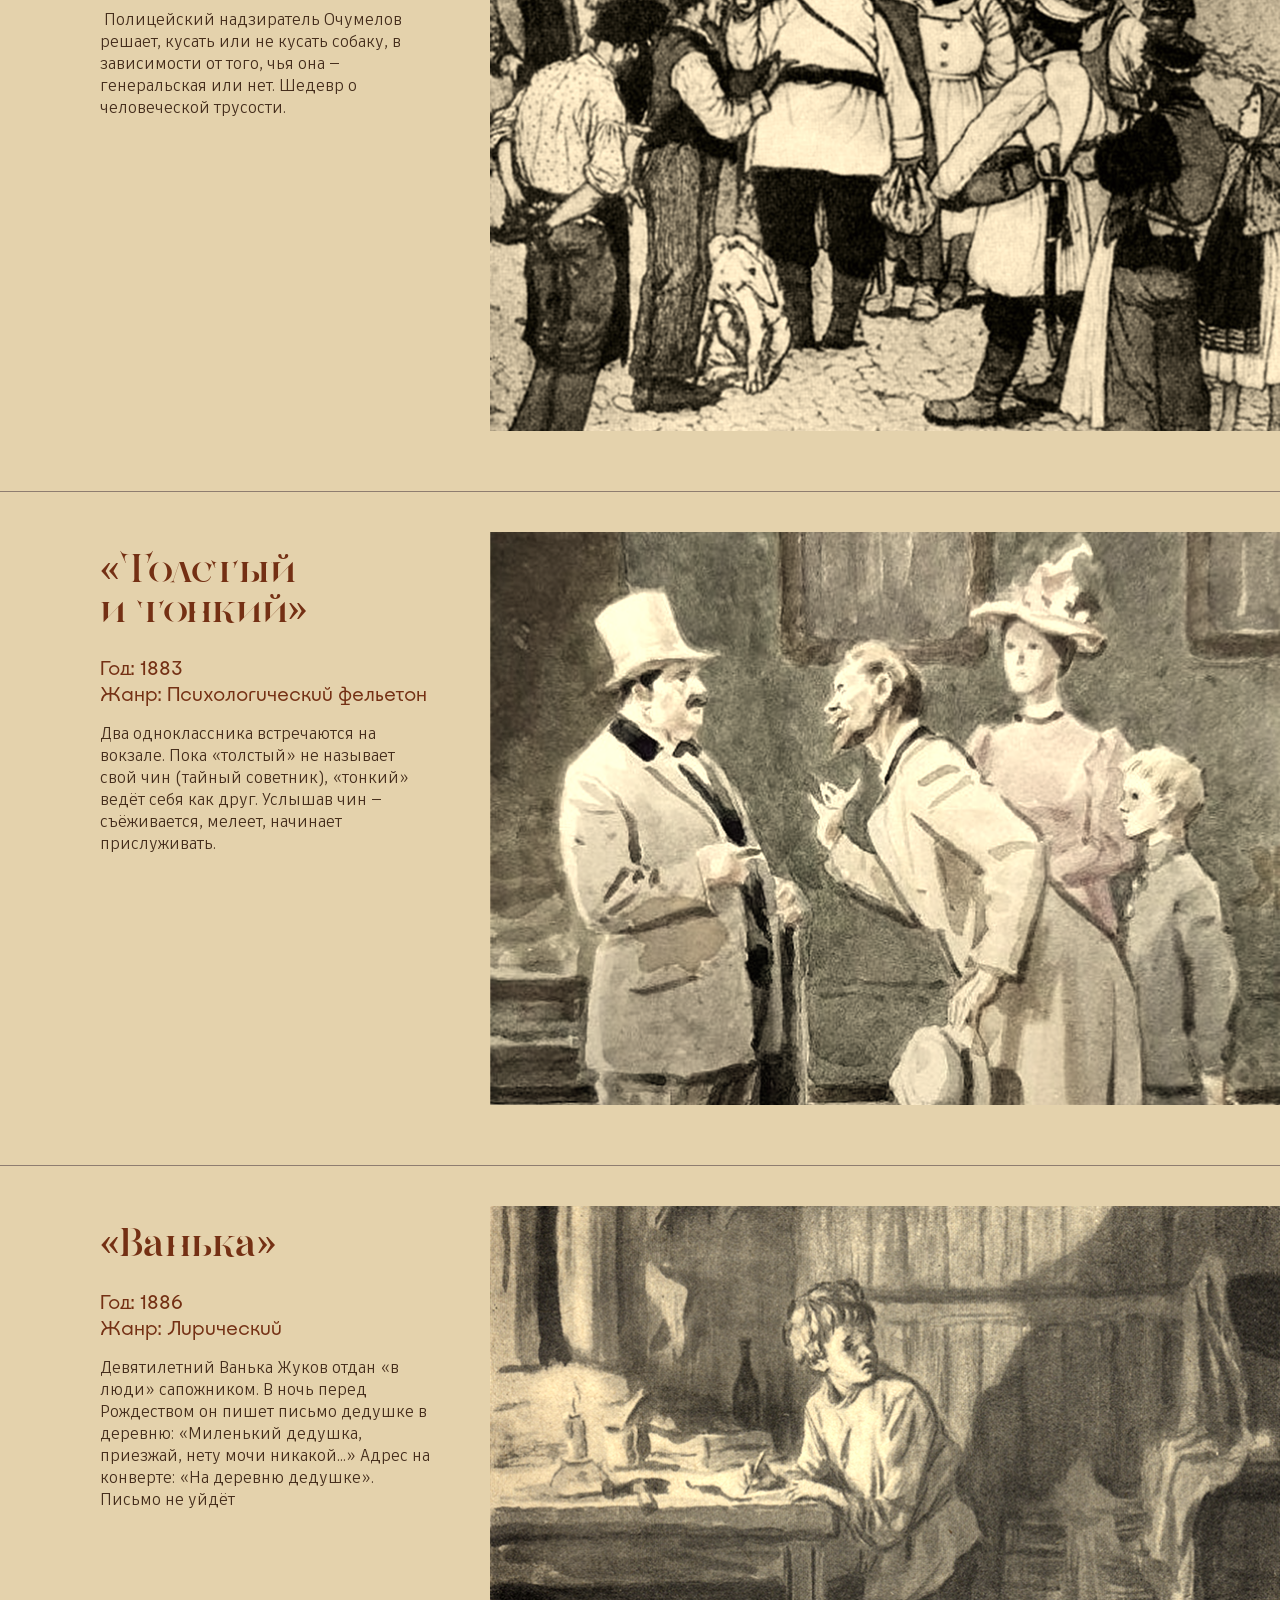
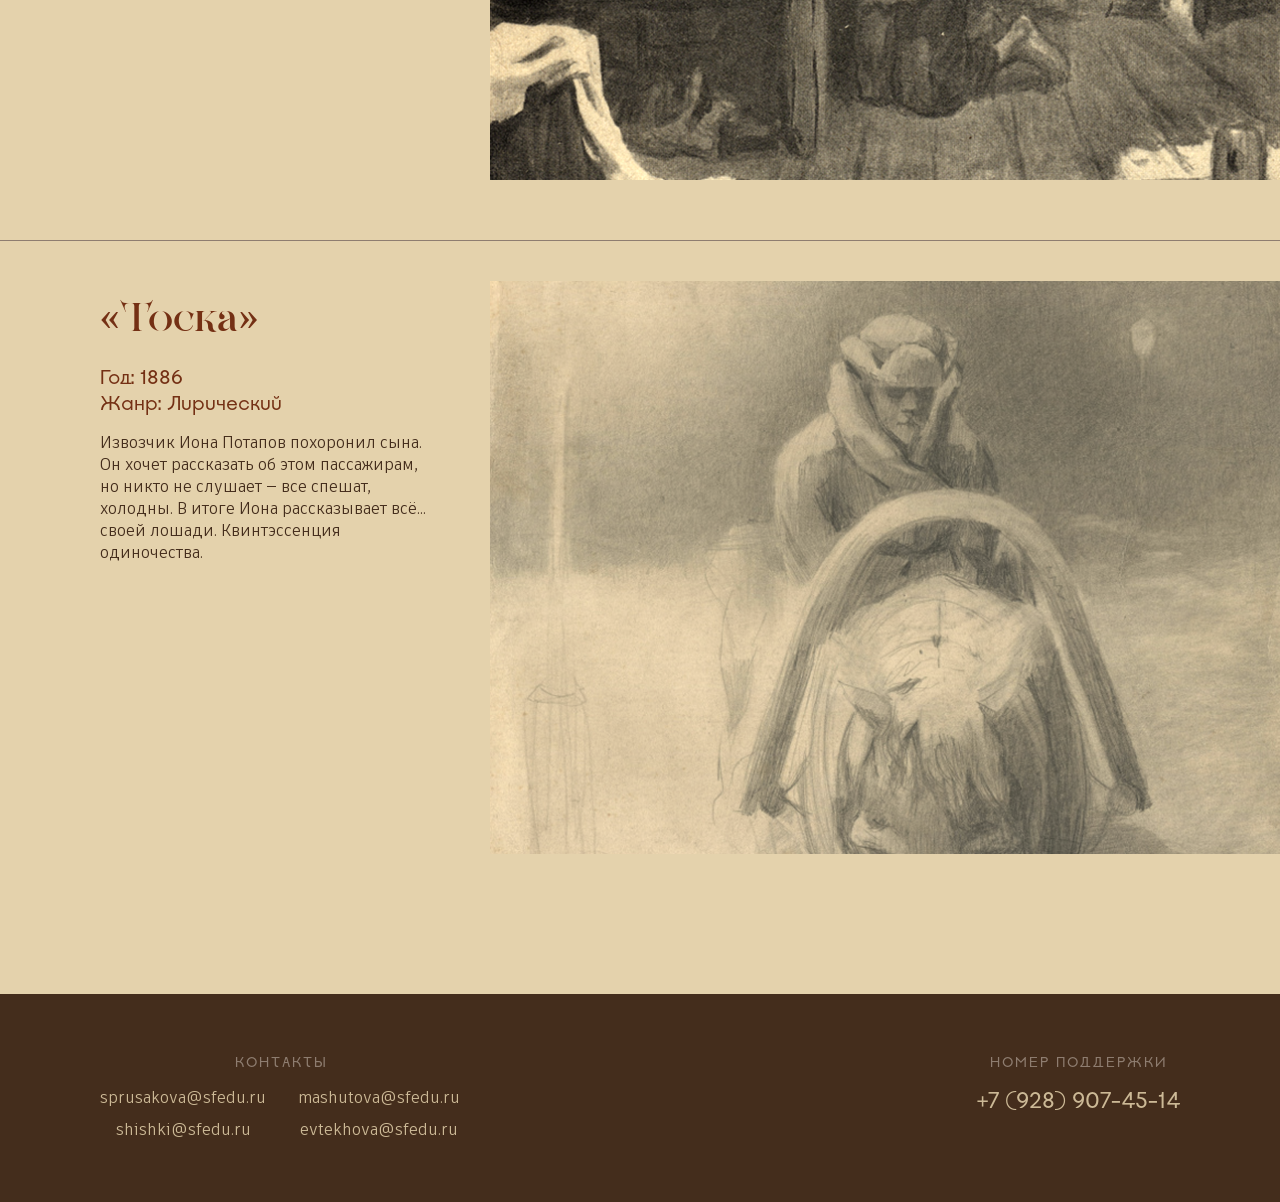
<file: proza.html>
<!DOCTYPE html>
<html lang="ru">
<head>
    <meta charset="UTF-8">
    <meta name="viewport" content="width=device-width, initial-scale=1.0">
    <title>Малая проза</title>
    <link rel="stylesheet" href="style/style.css">
    <link rel="stylesheet" href="style/fonts.css">
</head>
<body>
    
    <header class="header">
        <div class="nav-left">
            <a href="main.html">⸱ О писателе</a>
            <a href="proza.html" class="underlined">⸱ Малая проза</a>
            <a href="povesti.html">⸱ Рассказы и повести</a>
            <a href="piesi.html">⸱ Пьесы</a>
            <a href="pisma.html">⸱ Очерки и письма</a>
        </div>
    
    </header>
     <main class="container">

    <section class="hero">
      <h1 class="hero-title">
        Малая<br>
        проза
      </h1>

      <div class="hero-text">
        Под псевдонимом «Антоша Чехонте» скрывался молодой
        студент-медик, которому нужно было кормить семью.
        Рассказы этого периода — стремительные, смешные и
        часто абсурдные. Позже, уже в зрелые годы, Чехов
        вернулся к малой форме, но иначе: «Тоска», «Ванька»,
        «Спать хочется» — это уже не юмор, а щемящая,
        почти невыносимая правда о детстве, одиночестве и смерти.
      </div>
    </section>

  </main>

  <div class="divider"></div>


  <section class="container story">

    <div class="story-info">
      <h2>
        «Лошадиная<br>
        фамилия»
      </h2>

      <strong>Год: 1885</strong><br>
      <strong>Жанр: Анекдот</strong>

      <p>
        Отставной генерал мучается зубной болью.
        Ему советуют знахаря, фамилия которого
        «лошадиная». Вся семья перебирает:
        Жеребцов, Кобылин, Меринов. Ответ прост
        (и смешон): Овсов.
      </p>
    </div>

    <div class="story-image">
      <img src="images/1_1.png">
    </div>

  </section>

   <div class="divider"></div>
  <section class="container story">

    <div class="story-info">
      <h2>
        «Хамелеон»
      </h2>

      <strong>Год: 1884</strong><br>
      <strong>Жанр: Сатирическая сценка</strong>

      <p>
         Полицейский надзиратель Очумелов решает, кусать или не кусать собаку, в зависимости от того, чья она — генеральская или нет. Шедевр о человеческой трусости.
      </p>
    </div>

    <div class="story-image">
      <img src="images/1_2.png">
    </div>

  </section>

   <div class="divider"></div>
  <section class="container story">

    <div class="story-info">
      <h2>
        «Толстый<br>
        и тонкий»
      </h2>

      <strong>Год: 1883</strong><br>
      <strong>Жанр: Психологический фельетон</strong>

      <p>
        Два одноклассника встречаются на вокзале. Пока «толстый» не называет свой чин (тайный советник), «тонкий» ведёт себя как друг. Услышав чин — съёживается, мелеет, начинает прислуживать.
      </p>
    </div>

    <div class="story-image">
      <img src="images/1_3.png">
    </div>

  </section>

   <div class="divider"></div>
  <section class="container story">

    <div class="story-info">
      <h2>
        «Ванька»
      </h2>

      <strong>Год: 1886</strong><br>
      <strong>Жанр: Лирический</strong>

      <p>
        Девятилетний Ванька Жуков отдан «в люди» сапожником. В ночь перед Рождеством он пишет письмо дедушке в деревню: «Миленький дедушка, приезжай, нету мочи никакой...» Адрес на конверте: «На деревню дедушке». Письмо не уйдёт
      </p>
    </div>

    <div class="story-image">
      <img src="images/1_4.png">
    </div>

  </section>

   <div class="divider"></div>
  <section class="container story">

    <div class="story-info">
      <h2>
        «Тоска»
      </h2>

      <strong>Год: 1886</strong><br>
      <strong>Жанр: Лирический</strong>

      <p>
        Извозчик Иона Потапов похоронил сына. Он хочет рассказать об этом пассажирам, но никто не слушает — все спешат, холодны. В итоге Иона рассказывает всё... своей лошади. Квинтэссенция одиночества.
      </p>
    </div>

    <div class="story-image">
      <img src="images/1_5.png">
    </div>

  </section>


  <footer class="footer">
    <div class="footer-container">
        
        <div class="footer-section">
            <p class="footer-label">Контакты</p>
            <div class="footer-emails">
                <a href="mailto:sprusakova@sfedu.ru">sprusakova@sfedu.ru</a>
                <a href="mailto:mashutova@sfedu.ru">mashutova@sfedu.ru</a>
                <a href="mailto:shishki@sfedu.ru">shishki@sfedu.ru</a>
                <a href="mailto:evtekhova@sfedu.ru">evtekhova@sfedu.ru</a>
            </div>
        </div>

        <div class="footer-section support-section">
            <p class="footer-label">Номер поддержки</p>
            <a href="tel:+79289074514" class="footer-phone">+7 (928) 907-45-14</a>
        </div>

    </div>
</footer>
</body>
</html>
</file>
<file: style/main.css>
:root {
    /* Цвета */
    --color-bg: #E4D2AC;
    --color-text: #442D1C;
    --color-accent: #743014;

    /* Шрифты */
    --font-accent: 'Beware', serif;
    --font-heading: 'Bim', serif;
    --font-text: 'Artifact', system-ui, sans-serif;
}


* {
    margin: 0;
    padding: 0;
    box-sizing: border-box;
}

body {
    font-family: var(--font-text);
    color: var(--color-text);
    background-color: var(--color-bg);
    font-size: 18px;
}

.header {
    width: 100%;
    padding: 0;
    overflow: hidden;
    position: relative;
}

.header-inner {
    margin: 0 auto;
    padding-left: 100px;
    padding-top:0;
}

.nav-left {
    position: relative;
    display: flex;
    justify-content: space-between;
    width:75%;
    z-index: 3;
    top:-150px;
           
}

.nav-left a {
    color: var(--color-text);
    text-decoration: none;
    transition: all 0.3s ease;
    white-space: nowrap;
}

.nav-left .col {
    color: var(--color-bg);
}

.nav-left a:hover {
    color: var(--color-accent);
}

.nav-left .col:hover {
    color: white;
}

.header .underlined {
    text-decoration: underline;
    text-underline-offset: 6px;
}

.top-image {
    
    right: 0;
    top: 0;
    width:100%;           
    height: 200px;
    z-index: 1;
    display: flex;
    justify-content: flex-end;
    padding-right: 0;
}

.top-image img {
    width:53.5%; 
    height: 100%;          
    object-fit: cover;
}

.main {
    
    margin: 0 0;
    padding: 0 0;
    display: grid;
    grid-template-columns: 1fr 1fr;
   
}

.content-left {
    
    width: 100%;
    padding: 0px 100px;
    display: flex;
    flex-direction: column;
    justify-content: center;
    
   

    position: relative;
    top: -100px;
}

.main-text {
    text-align: center;
   
}

.main-text h3 {
    position: relative;
    top: 70px;
    font-family: var(--font-heading);
    font-size: 20px;
    font-weight: 400;
    color: var(--color-accent);
}

.main-text h1 {
    
    font-family: var(--font-accent);
    font-size: 180px;
    font-weight: 400;
    color: var(--color-accent);
    margin-bottom: 40px;
}

.quo {
    font-family: var(--font-heading);
    font-size: 24px;
    color: var(--color-accent);
    line-height: 1.4;
    margin-bottom: 45px;

}



.portrait {
    position: relative;
    overflow: hidden;
    height: 800px;
}

.portrait img {
    width: 100%;
    height: 100%;
    object-fit: cover;
    object-position: center;
    display: block;
}

.stat {
    padding-top: 20px;
    margin: 0 0;
    padding: 0 0;
    display: grid;
    grid-template-columns: 1fr 1fr;
    align-items: center;
}

.stats-text {
    width: 100%;
    padding: 100px 100px;
    display: flex;
    flex-direction: column;
    justify-content: center;
    
    gap: 50px;

    
}

.stat-item {
    text-align: center;
}

.stat-item h2 {
    font-family: var(--font-accent);
    font-size: 90px;
    color: var(--color-accent);
    margin-bottom: 12px;
    font-weight: 400;
}

.stat-img {
    position: relative;
    overflow: hidden;
    height: 800px;
}

.stat-img img {
    width: 100%;
    height: 100%;
    object-fit: cover;
    object-position: center;
    display: block;
}


.quote-section {
    width:100%;
    padding-top: 20px;
    margin: 0 0;
    padding: 0 0;
    display: grid;
    grid-template-columns: 1fr 1fr;
    align-items: center;
    
}

.quote-text {
    width: 100%;
    padding: 100px 100px;
    display: flex;
    flex-direction: column;
    justify-content: center;
    
    gap: 50px;
}

.quote-text .quote {
    font-family: var(--font-accent);
    font-size: 54px;
    color: var(--color-accent);
    font-weight: 500;
}

.quote-img {
    width: 100%;
    position: relative;
    overflow: hidden;
    height: 800px;
    background-color: aliceblue;
}

.quote-img img {
    width: 100%;
    height: 100%;
    object-fit: cover;
    object-position: center;
    display: block;
}


.footer {
    background-color: var(--color-text);
    color: var(--color-bg);
    padding: 60px 100px; /* Большие отступы для десктопа */
    margin-top: 80px;
    font-size: 16px;
}

.footer-container {
    max-width: 1200px;
    margin: 0 auto;
    display: flex;
    justify-content: space-between;
    align-items: flex-start;
    gap: 40px;
}

.footer-section {
    display: flex;
    flex-direction: column;
    gap: 15px;
}

.footer-label {
    font-family: var(--font-heading);
    font-size: 14px;
    text-transform: uppercase;
    letter-spacing: 2px;
    color: #8e7d70; 
    margin: 0;
}


.footer-emails {
    display: grid;
    grid-template-columns: repeat(2, 1fr);
    gap: 10px 30px;
}

.footer a {
    color: var(--color-bg);
    text-decoration: none;
    transition: color 0.3s ease;
    opacity: 0.85;
}

.footer-phone {
    font-family: var(--font-heading);
    font-size: 22px; 
    font-weight: 500;
    white-space: nowrap;
}

/* ==========================================
   АДАПТИВНЫЕ СТИЛИ ДЛЯ МОБИЛЬНЫХ УСТРОЙСТВ
   ========================================== */

@media screen and (max-width: 768px) {
    body {
        font-size: 16px; 
    }


    .header-inner {
        padding-left: 0; 
    }

    .top-image {
        height: 150px; 
    }

    .top-image img {
        width: 100%;
    }

    .nav-left {
        position: static; 
        width: 100%;
        display: flex;
        flex-direction: column;
        gap: 12px;
        padding: 20px;
        
    }

    .nav-left a, 
    .nav-left .col {
        color: var(--color-text) !important; 
        white-space: normal; 
        font-size: 18px;
    }

    
    .main {
        grid-template-columns: 1fr;
    }

    .content-left {
        top: 0; 
        padding: 40px 20px; 
    }

    .main-text h3 {
        top: 0;
        margin-bottom: -10px;
    }

    .main-text h1 {
        font-size: 90px; 
        line-height: 1;
        margin-bottom: 30px;
    }

    .quo {
        font-size: 20px;
        text-align: center;
        margin-bottom: 30px;
    }

    .portrait {
        height: 450px;
    }

    .stat {
        grid-template-columns: 1fr; 
    }

    .stats-text {
        padding: 40px 20px; 
        gap: 40px;
    }

    .stat-item h2 {
        font-size: 60px; 
        margin-bottom: 5px;
    }

    .stat-img {
        height: 400px;
       
        grid-row: 2; 
    }

   
    .quote-section {
        grid-template-columns: 1fr; 
    }

    .quote-text {
        padding: 40px 20px;
        gap: 25px;
    }

    .quote-text .quote {
        font-size: 32px;
        text-align: center;
        line-height: 1.2;
    }

    .quote-img {
        height: 400px;
    }

     .footer {
        padding: 40px 20px; 
        margin-top: 50px;
    }

    .footer-container {
        flex-direction: column; 
        gap: 35px;
        text-align: left;
    }

    .footer-emails {
        grid-template-columns: 1fr; 
        gap: 12px;
    }
    
    .footer-phone {
        font-size: 20px;
    }
}


@media screen and (max-width: 480px) {
    .main-text h1 {
        font-size: 80px;
    }
    
    .quote-text .quote {
        font-size: 28px;
    }
}
</file>
<file: style/fonts.css>
@font-face {
    font-family: 'Artifact';
    src: url('../fonts/Artifact.ttf') format('truetype');
}

@font-face {
    font-family: 'Beware';
    src: url('../fonts/Beware.ttf') format('truetype');
}

@font-face {
    font-family: 'Bim';
    src: url('../fonts/Bim.otf') format('opentype');
}
</file>
<file: style/style.css>
:root {
    /* Цвета */
    --color-bg: #E4D2AC;
    --color-text: #442D1C;
    --color-accent: #743014;

    /* Шрифты */
    --font-accent: 'Beware', serif;
    --font-heading: 'Bim', serif;
    --font-text: 'Artifact', system-ui, sans-serif;
}


*{
    margin:0;
    padding:0;
    box-sizing:border-box;
}

body {
    font-family: var(--font-text);
    color: var(--color-text);
    background-color: var(--color-bg);
    font-size: 18px;
}

.header {
    width: 100%;
    padding: 0;
    overflow: hidden;
}


.nav-left {
    
    padding-left: 100px;
    padding-top: 50px;
    display: flex;
    justify-content: space-between;
    width:77%;
           
}

.nav-left a {
    color: var(--color-text);
    text-decoration: none;
    transition: all 0.3s ease;
    white-space: nowrap;
}

.nav-left a:hover {
    color: var(--color-accent);
}

.header .underlined {
    text-decoration: underline;
    text-underline-offset: 6px;
}


.hero{
    min-height:500px;
    display:flex;
    align-items:center;
    justify-content:space-between;
    padding: 270px 150px 100px 100px;
}

.hero-title{
    font-size:135px;
    font-weight:400;
    color:var(--color-accent);
    width:50%;
    font-family: var(--font-accent);
}

.hero-text{
    width:50%;
    font-size:20px;
    color:var(--color-text);
}

.divider{
    border-top:1px solid #8e7d70;
    margin-bottom:40px;
}

.story{
    display:flex;
    gap:60px;
    align-items:flex-start;
    padding-bottom:60px;
}

.story-info{
    width:35%;
    padding-top:20px;
    padding-left: 100px;
}

.story-info h2{
    font-family: var(--font-accent);
    font-size:40px;
    line-height:1;
    margin-bottom:25px;
    font-weight:500;
    color:var(--color-accent);
}

strong {
    font-family: var(--font-heading);
    color: var(--color-accent);
    font-weight: 500;
}

.story-info p{
    margin-top: 15px;
    margin-bottom:15px;
    font-size: 16px;
}

.story-image{
    width:65%;
}

.story-image img{
    width:100%;
    display:block;
    object-fit:cover;
    filter:sepia(40%);
}

.quote-item{
    display:flex;
    align-items:flex-start;
    gap:15px;
    margin-bottom:55px;
}

.line{
    width:8px;
    background:var(--color-text);
    margin-top:6px;
}

.story-info strong {
    margin-top: 20px;
    font-size: 20px;
    margin-bottom: 0;
}

.story-info .line {
    margin-top: 20px;
    margin-bottom: 0;
    background-color: var(--color-accent);
}

.quote-item p{
    margin:0;
    font-size:16px;
    color:var(--color-text);
    max-width:900px;
}

.footer {
    background-color: var(--color-text);
    color: var(--color-bg);
    text-align: center;
    padding: 35px 20px;
    font-size: 15px;
    margin-top: 40px;
}

.footer {
    background-color: var(--color-text);
    color: var(--color-bg);
    padding: 60px 100px; /* Большие отступы для десктопа */
    margin-top: 80px;
    font-size: 16px;
}

.footer-container {
    max-width: 1200px;
    margin: 0 auto;
    display: flex;
    justify-content: space-between;
    align-items: flex-start;
    gap: 40px;
}

.footer-section {
    display: flex;
    flex-direction: column;
    gap: 15px;
}

.footer-label {
    font-family: var(--font-heading);
    font-size: 14px;
    text-transform: uppercase;
    letter-spacing: 2px;
    color: #8e7d70; /* Приглушенный цвет для заголовков в подвале */
    margin: 0;
}

/* Сетка для почтовых адресов */
.footer-emails {
    display: grid;
    grid-template-columns: repeat(2, 1fr); /* На десктопе в два ряда */
    gap: 10px 30px;
}

.footer a {
    color: var(--color-bg);
    text-decoration: none;
    transition: color 0.3s ease;
    opacity: 0.85;
}

.footer-phone {
    font-family: var(--font-heading);
    font-size: 22px; /* Выделяем телефон крупнее */
    font-weight: 500;
    white-space: nowrap;
}

/* ==========================================
   АДАПТИВНЫЕ СТИЛИ ДЛЯ МОБИЛЬНЫХ УСТРОЙСТВ
   ========================================== */

@media screen and (max-width: 768px) {
    body {
        font-size: 16px; 
    }

    
    .nav-left {
        padding-left: 20px; 
        padding-right: 20px;
        padding-top: 25px;
        width: 100%; 
        display: flex;
        flex-direction: column;
        gap: 12px;
        align-items: flex-start;
    }

    .nav-left a {
        white-space: normal;
        font-size: 18px;
    }

   
    .hero {
        min-height: auto;
        display: flex;
        flex-direction: column; 
        align-items: flex-start;
        padding: 40px 20px; 
    }

    .hero-title {
        font-size: 80px !important;
        width: 100%;
        margin-bottom: 20px;
        line-height: 1.1;
    }

    .hero-text {
        width: 100%; 
        font-size: 18px;
        line-height: 1.5;
    }

    
    .story {
        flex-direction: column; 
        gap: 25px; 
        padding-left: 20px;
        padding-right: 20px;
        padding-bottom: 40px;
    }

    .story-info {
        width: 100%; 
        padding-left: 0; 
        padding-top: 0;
    }

    .story-info h2 {
        font-size: 32px;
        margin-bottom: 15px;
    }
    
    .story-info br {
        display: none;
    }

    .story-image {
        width: 100%; 
    }

    .story-image img {
        filter: sepia(20%); 
    }

    .divider {
        margin-bottom: 30px;
    }

    .footer {
        padding: 40px 20px; 
        margin-top: 50px;
    }

    .footer-container {
        flex-direction: column; 
        gap: 35px;
        text-align: left;
    }

    .footer-emails {
        grid-template-columns: 1fr; 
        gap: 12px;
    }
    
    .footer-phone {
        font-size: 20px;
    }

}


@media screen and (max-width: 480px) {
    .hero-title {
        font-size: 70px !important;
    }
    
    .story-info h2 {
        font-size: 28px;
    }
}
</file>
